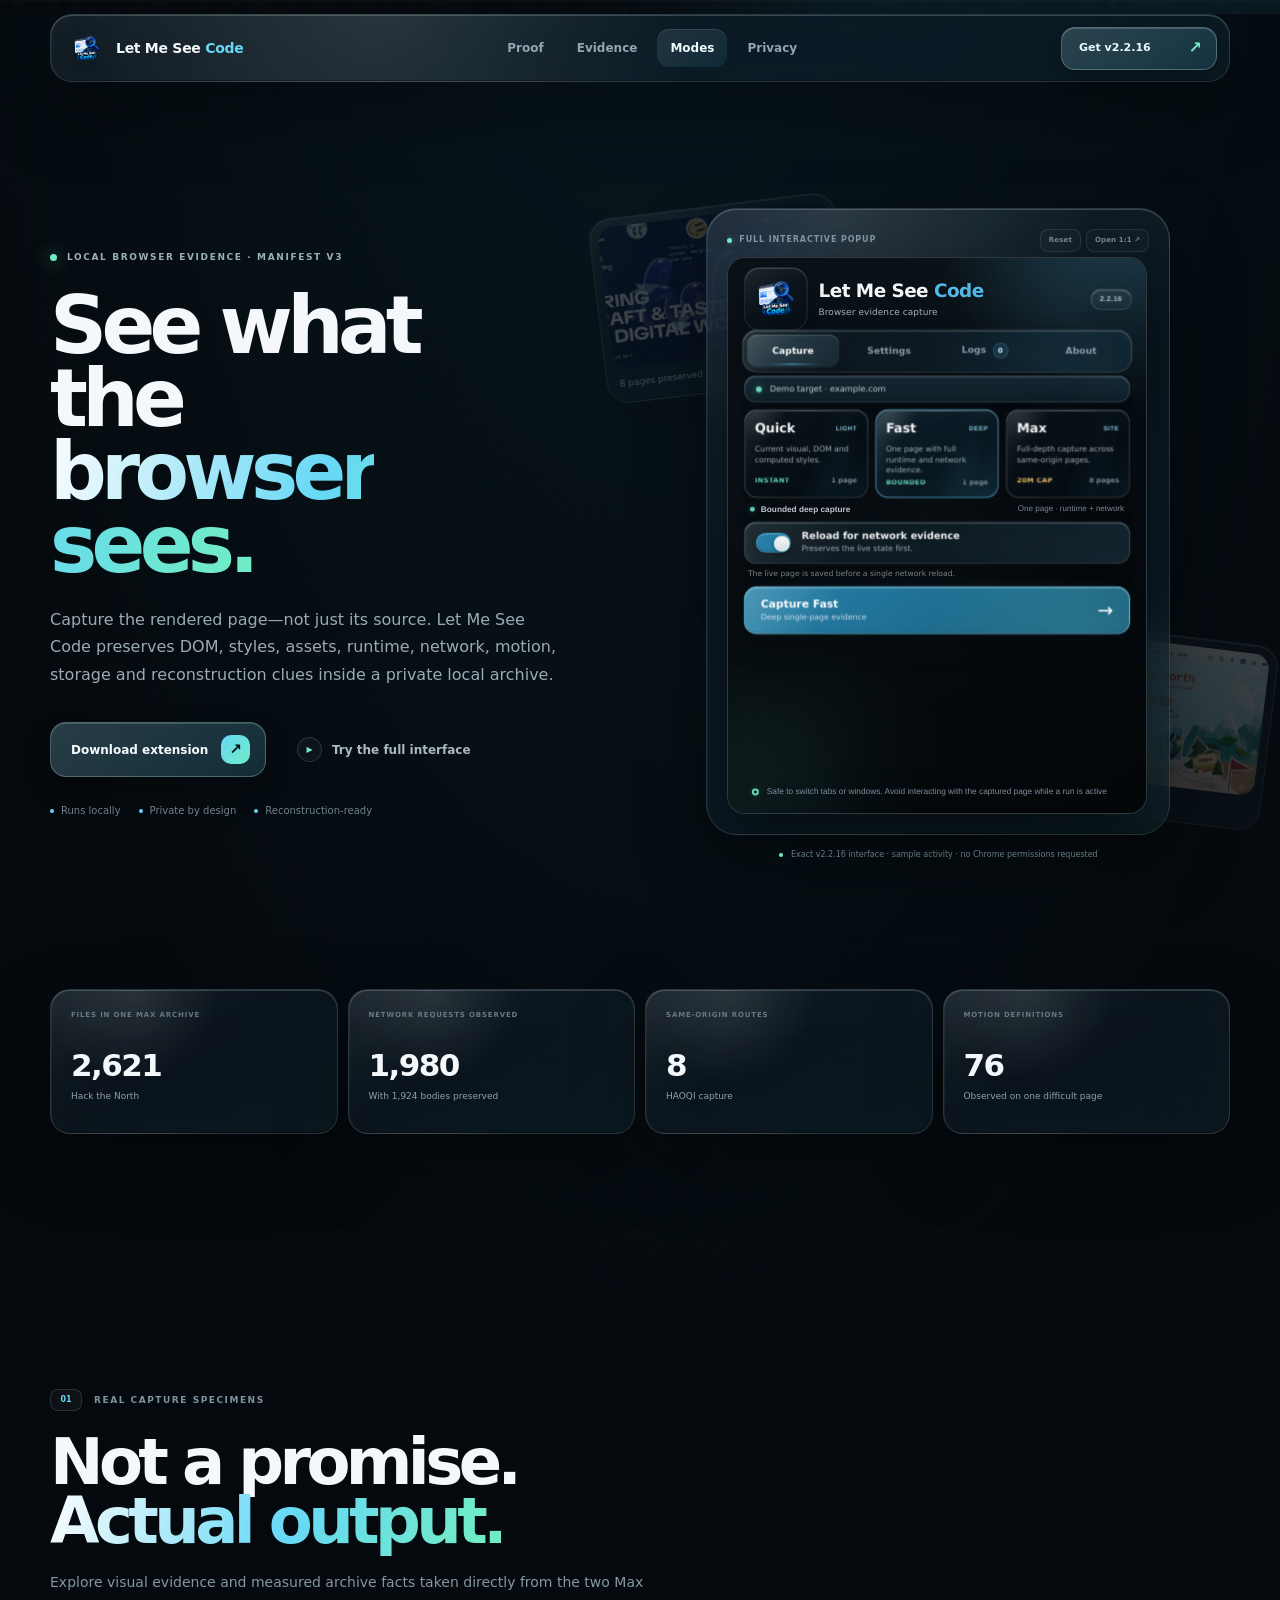
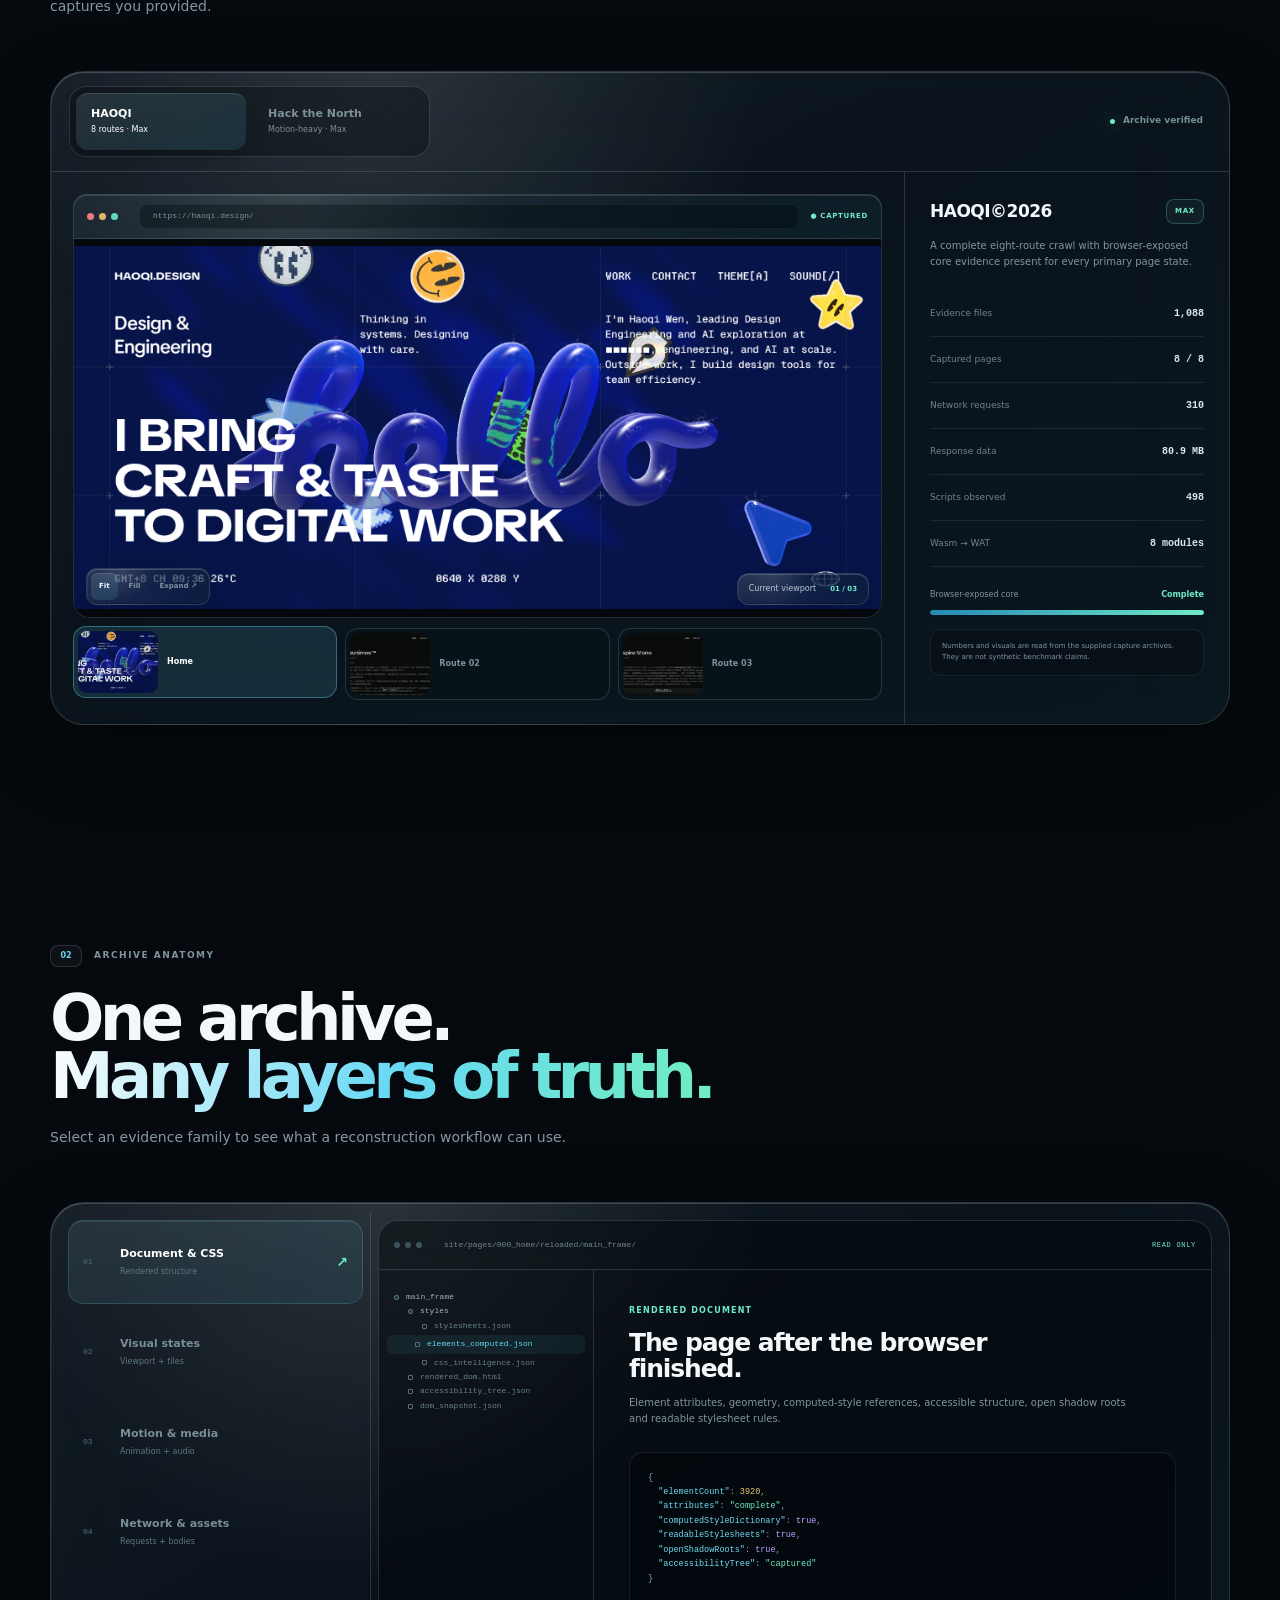
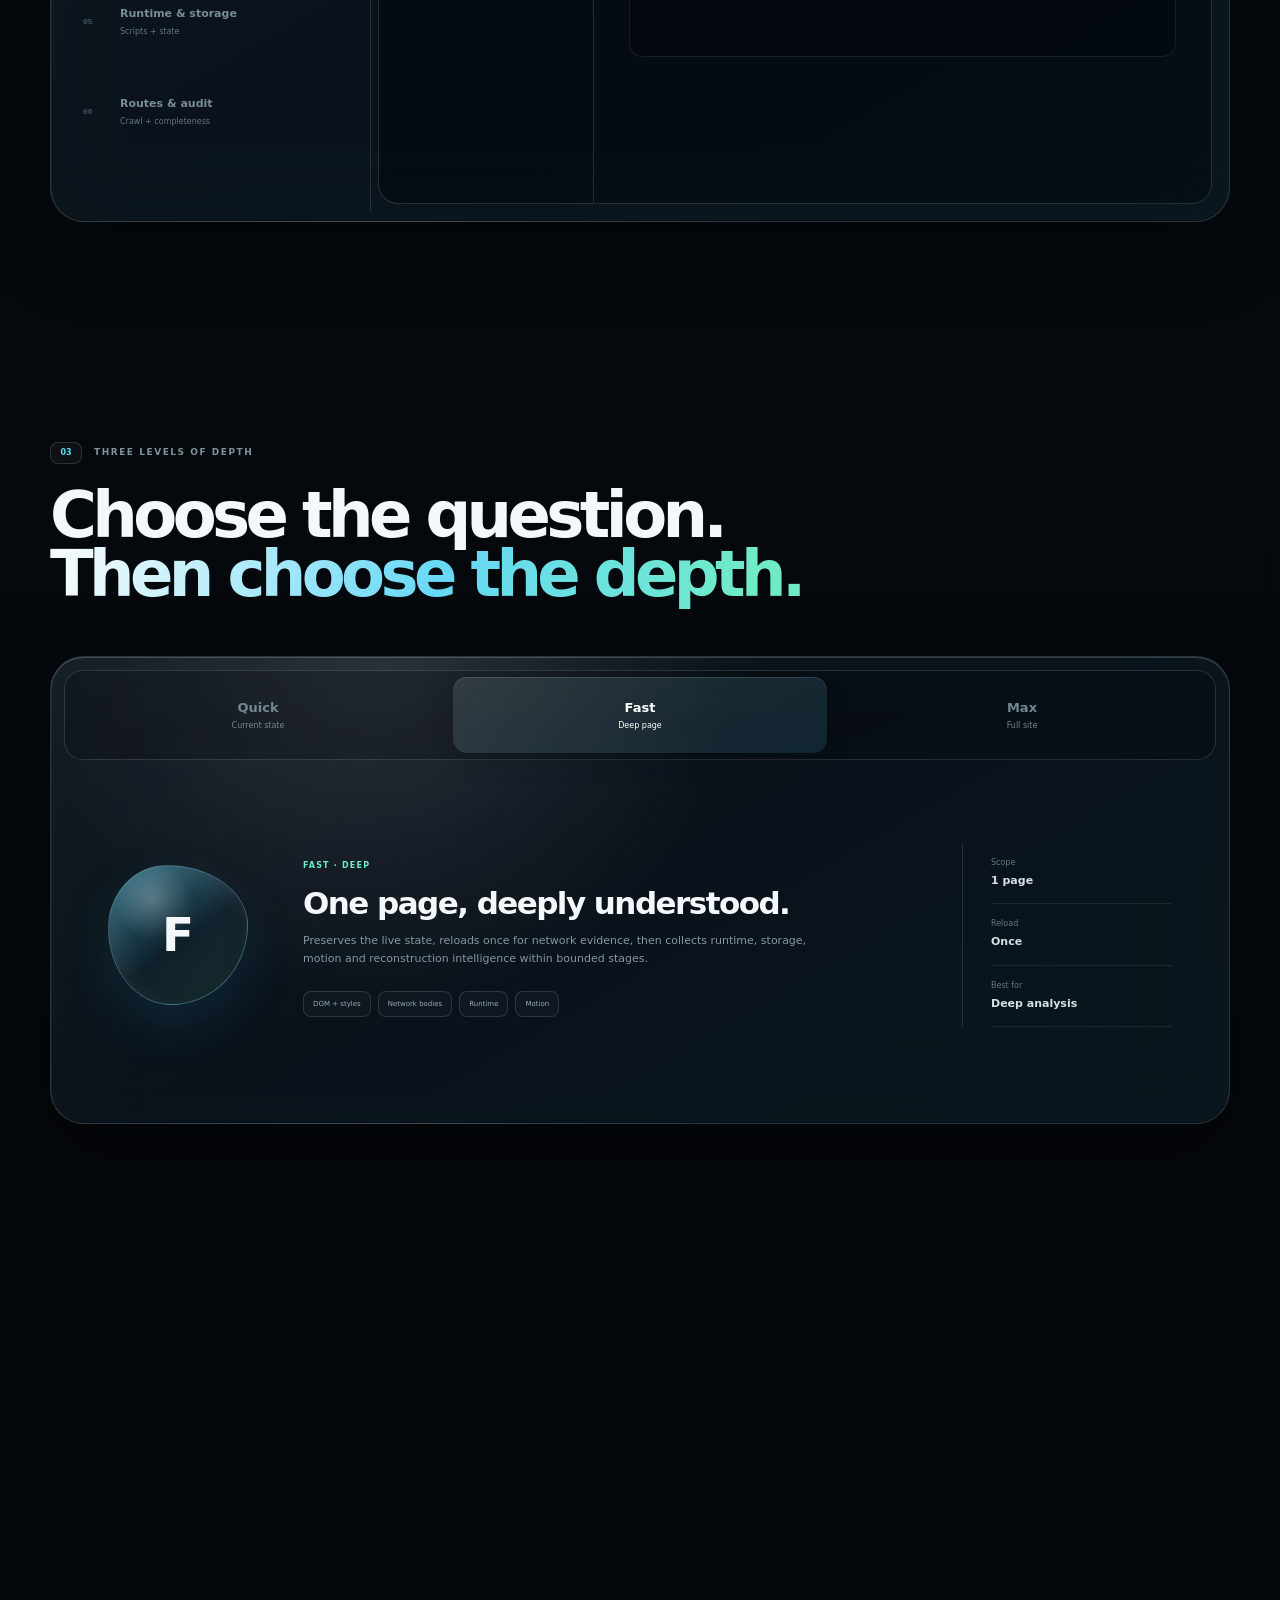
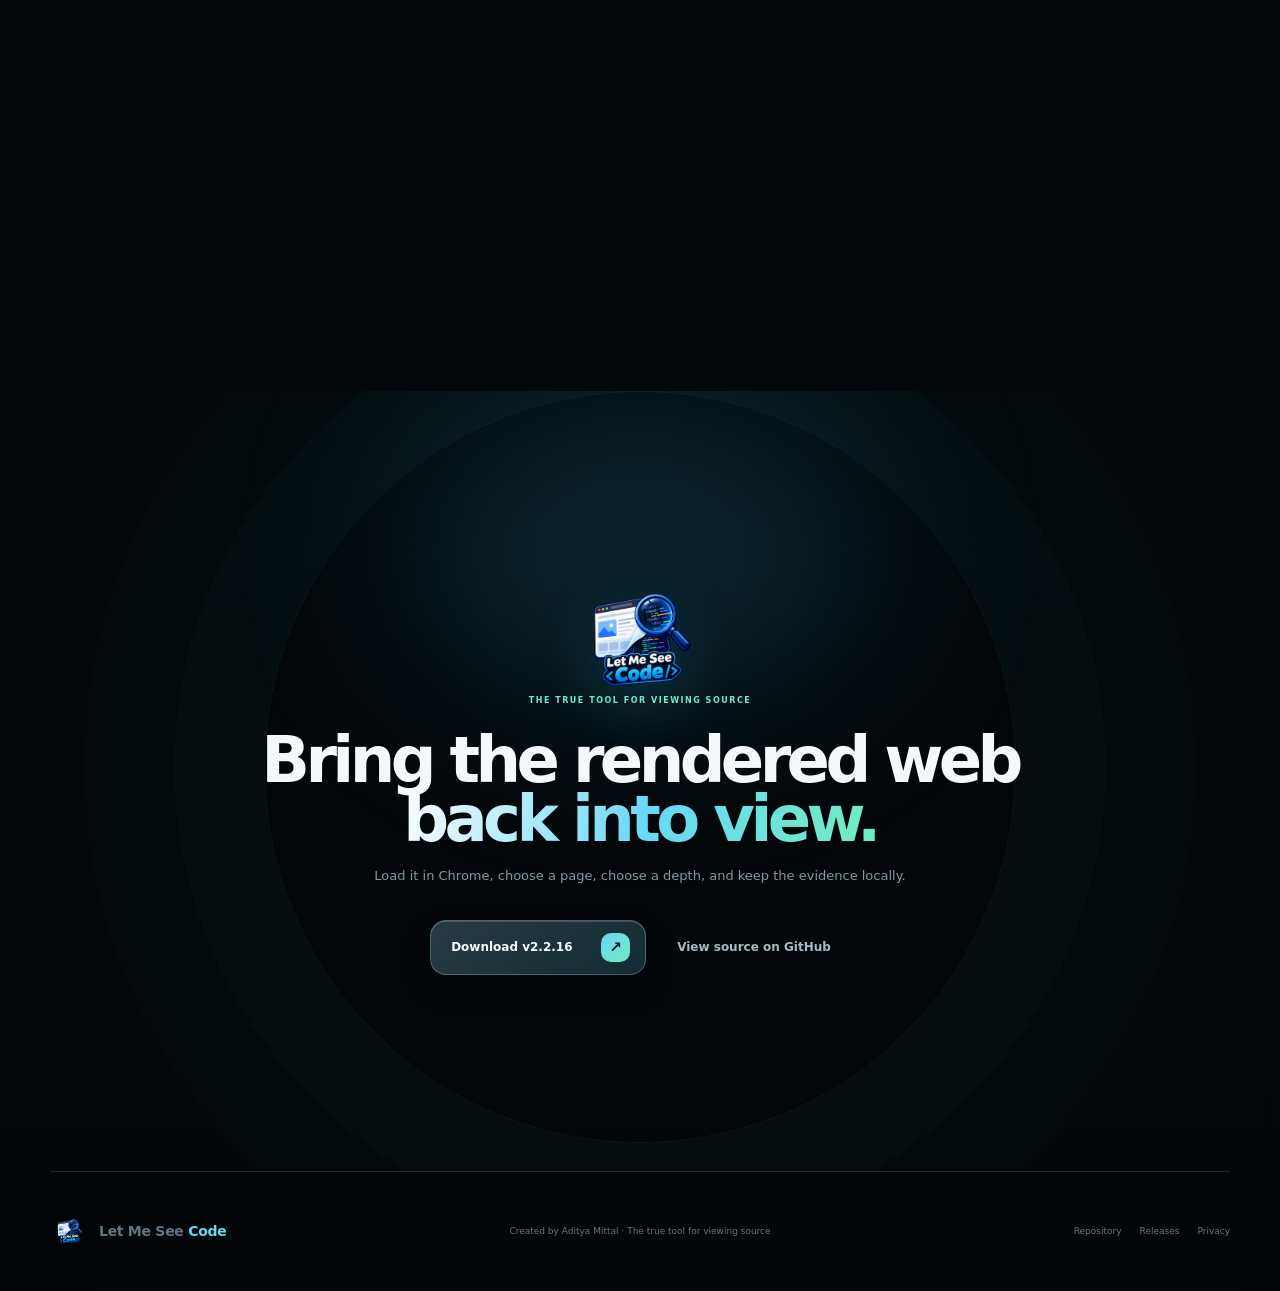
<file: docs/index.html>
<!doctype html>
<html lang="en">
  <head>
    <meta charset="utf-8">
    <meta name="viewport" content="width=device-width, initial-scale=1">
    <meta name="theme-color" content="#071018">
    <meta name="description" content="Let Me See Code captures browser-exposed evidence for detailed website reconstruction and analysis.">
    <meta property="og:title" content="Let Me See Code — See what the browser sees">
    <meta property="og:description" content="A local Chrome extension for deep, reconstruction-ready website evidence.">
    <meta property="og:image" content="https://codegodmanishere.github.io/Let-Me-See-Code/og.png">
    <meta property="og:type" content="website">
    <meta property="og:url" content="https://codegodmanishere.github.io/Let-Me-See-Code/">
    <meta name="twitter:card" content="summary_large_image">
    <title>Let Me See Code — See what the browser sees</title>
    <link rel="icon" href="assets/icon-128.png">
    <link rel="stylesheet" href="demo.css">
  </head>
  <body>
    <div class="atmosphere" aria-hidden="true">
      <div class="aurora aurora-a"></div>
      <div class="aurora aurora-b"></div>
      <div class="grid-plane"></div>
      <div class="grain"></div>
    </div>
    <div class="light-probe" id="lightProbe" aria-hidden="true"></div>
    <div class="scroll-progress" aria-hidden="true"><span id="scrollProgress"></span></div>

    <header class="site-header glass" id="top">
      <a class="site-brand" href="#top" aria-label="Let Me See Code home">
        <img src="assets/icon-128.png" alt="">
        <span>Let Me See <b>Code</b></span>
      </a>
      <nav aria-label="Main navigation">
        <a href="#proof" data-section-link="proof">Proof</a>
        <a href="#evidence" data-section-link="evidence">Evidence</a>
        <a href="#modes" data-section-link="modes">Modes</a>
        <a href="#privacy" data-section-link="privacy">Privacy</a>
      </nav>
      <a class="nav-download glass-button" href="https://github.com/CodeGodManIsHere/Let-Me-See-Code/releases/latest">Get v2.2.16 <span>↗</span></a>
    </header>

    <nav class="mobile-dock glass" aria-label="Mobile navigation">
      <a href="#proof" data-section-link="proof"><i>01</i><span>Proof</span></a>
      <a href="#evidence" data-section-link="evidence"><i>02</i><span>Evidence</span></a>
      <a href="#modes" data-section-link="modes"><i>03</i><span>Modes</span></a>
      <a href="#privacy" data-section-link="privacy"><i>04</i><span>Privacy</span></a>
    </nav>

    <main>
      <section class="hero section-shell" aria-labelledby="heroTitle">
        <div class="hero-copy reveal">
          <div class="eyebrow"><i></i><span>LOCAL BROWSER EVIDENCE · MANIFEST V3</span></div>
          <h1 id="heroTitle">See what the<br><em>browser sees.</em></h1>
          <p>Capture the rendered page—not just its source. Let Me See Code preserves DOM, styles, assets, runtime, network, motion, storage and reconstruction clues inside a private local archive.</p>
          <div class="hero-actions">
            <a class="primary-cta glass-button" href="https://github.com/CodeGodManIsHere/Let-Me-See-Code/releases/latest"><span>Download extension</span><b>↗</b></a>
            <a class="secondary-cta" href="#live-demo"><span class="play-dot">▶</span> Try the full interface</a>
          </div>
          <div class="hero-signals" aria-label="Product qualities">
            <span><i></i> Runs locally</span>
            <span><i></i> Private by design</span>
            <span><i></i> Reconstruction-ready</span>
          </div>
        </div>

        <div class="hero-product reveal" id="live-demo">
          <div class="capture-ghost ghost-haoqi glass" aria-hidden="true">
            <img src="assets/captures/haoqi-home.png" alt="">
            <span>8 pages preserved</span>
          </div>
          <div class="capture-ghost ghost-hack glass" aria-hidden="true">
            <img src="assets/captures/hackthenorth-home.png" alt="">
            <span>76 animations observed</span>
          </div>
          <div class="popup-halo" aria-hidden="true"></div>
          <div class="popup-card glass" data-tilt>
            <div class="popup-topline">
              <span><i></i> FULL INTERACTIVE POPUP</span>
              <div class="popup-tools"><button id="resetPopup" type="button">Reset</button><a href="popup-demo.html" target="_blank" rel="noreferrer">Open 1:1 ↗</a></div>
            </div>
            <div class="popup-viewport" id="popupViewport">
              <iframe id="popupDemo" src="popup-demo.html" title="Interactive Let Me See Code extension popup" loading="eager"></iframe>
            </div>
          </div>
          <p class="demo-boundary"><i></i> Exact v2.2.16 interface · sample activity · no Chrome permissions requested</p>
        </div>
      </section>

      <section class="proof-ribbon section-shell reveal" aria-label="Real capture statistics">
        <article class="glass stat-card"><span>FILES IN ONE MAX ARCHIVE</span><strong data-count="2621">2,621</strong><small>Hack the North</small></article>
        <article class="glass stat-card"><span>NETWORK REQUESTS OBSERVED</span><strong data-count="1980">1,980</strong><small>With 1,924 bodies preserved</small></article>
        <article class="glass stat-card"><span>SAME-ORIGIN ROUTES</span><strong data-count="8">8</strong><small>HAOQI capture</small></article>
        <article class="glass stat-card"><span>MOTION DEFINITIONS</span><strong data-count="76">76</strong><small>Observed on one difficult page</small></article>
      </section>

      <section class="capture-proof section-shell" id="proof" aria-labelledby="proofTitle">
        <div class="section-heading reveal">
          <div><span class="section-number">01</span><span class="eyebrow-text">REAL CAPTURE SPECIMENS</span></div>
          <h2 id="proofTitle">Not a promise.<br><em>Actual output.</em></h2>
          <p>Explore visual evidence and measured archive facts taken directly from the two Max captures you provided.</p>
        </div>

        <div class="capture-lab glass reveal">
          <div class="lab-toolbar">
            <div class="capture-tabs" role="tablist" aria-label="Captured websites">
              <button class="capture-tab active" type="button" role="tab" aria-selected="true" data-capture="haoqi"><span>HAOQI</span><small>8 routes · Max</small></button>
              <button class="capture-tab" type="button" role="tab" aria-selected="false" data-capture="hack"><span>Hack the North</span><small>Motion-heavy · Max</small></button>
            </div>
            <div class="archive-state"><i></i><span>Archive verified</span></div>
          </div>

          <div class="lab-body">
            <div class="visual-stage">
              <div class="browser-bar glass">
                <div><i></i><i></i><i></i></div>
                <span id="captureUrl">https://haoqi.design/</span>
                <b>● CAPTURED</b>
              </div>
              <div class="visual-window">
                <img id="captureImage" src="assets/captures/haoqi-home.png" alt="Captured viewport of HAOQI Design">
                <div class="scan-line" aria-hidden="true"></div>
                <div class="visual-badge glass"><span id="visualLabel">Current viewport</span><b id="visualIndex">01 / 03</b></div>
                <div class="visual-tools glass" aria-label="Visual display controls">
                  <button class="active" id="fitVisual" type="button" aria-pressed="true">Fit</button>
                  <button id="fillVisual" type="button" aria-pressed="false">Fill</button>
                  <button id="expandVisual" type="button">Expand ↗</button>
                </div>
              </div>
              <div class="frame-strip" id="frameStrip" aria-label="Captured visual states">
                <button class="frame-button active" type="button" data-frame="0"><img src="assets/captures/haoqi-home.png" alt=""><span>Home</span></button>
                <button class="frame-button" type="button" data-frame="1"><img src="assets/captures/haoqi-reunimos.png" alt=""><span>Route 02</span></button>
                <button class="frame-button" type="button" data-frame="2"><img src="assets/captures/haoqi-inspire.png" alt=""><span>Route 03</span></button>
              </div>
            </div>

            <aside class="capture-readout">
              <div class="readout-head"><span id="captureName">HAOQI©2026</span><b>MAX</b></div>
              <p id="captureDescription">A complete eight-route crawl with browser-exposed core evidence present for every primary page state.</p>
              <dl id="captureMetrics">
                <div><dt>Evidence files</dt><dd>1,088</dd></div>
                <div><dt>Captured pages</dt><dd>8 / 8</dd></div>
                <div><dt>Network requests</dt><dd>310</dd></div>
                <div><dt>Response data</dt><dd>80.9 MB</dd></div>
                <div><dt>Scripts observed</dt><dd>498</dd></div>
                <div><dt>Wasm → WAT</dt><dd>8 modules</dd></div>
              </dl>
              <div class="completeness-meter">
                <div><span>Browser-exposed core</span><b id="completenessValue">Complete</b></div>
                <div class="meter-track"><span id="completenessBar" style="width:100%"></span></div>
              </div>
              <p class="source-note">Numbers and visuals are read from the supplied capture archives. They are not synthetic benchmark claims.</p>
            </aside>
          </div>
        </div>
      </section>

      <section class="evidence-section section-shell" id="evidence" aria-labelledby="evidenceTitle">
        <div class="section-heading compact reveal">
          <div><span class="section-number">02</span><span class="eyebrow-text">ARCHIVE ANATOMY</span></div>
          <h2 id="evidenceTitle">One archive.<br><em>Many layers of truth.</em></h2>
          <p>Select an evidence family to see what a reconstruction workflow can use.</p>
        </div>

        <div class="evidence-explorer glass reveal">
          <div class="evidence-nav" role="tablist" aria-label="Evidence families">
            <button class="evidence-button active" type="button" role="tab" aria-selected="true" data-evidence="document"><i>01</i><span>Document & CSS<small>Rendered structure</small></span><b>↗</b></button>
            <button class="evidence-button" type="button" role="tab" aria-selected="false" data-evidence="visual"><i>02</i><span>Visual states<small>Viewport + tiles</small></span><b>↗</b></button>
            <button class="evidence-button" type="button" role="tab" aria-selected="false" data-evidence="motion"><i>03</i><span>Motion & media<small>Animation + audio</small></span><b>↗</b></button>
            <button class="evidence-button" type="button" role="tab" aria-selected="false" data-evidence="network"><i>04</i><span>Network & assets<small>Requests + bodies</small></span><b>↗</b></button>
            <button class="evidence-button" type="button" role="tab" aria-selected="false" data-evidence="runtime"><i>05</i><span>Runtime & storage<small>Scripts + state</small></span><b>↗</b></button>
            <button class="evidence-button" type="button" role="tab" aria-selected="false" data-evidence="routes"><i>06</i><span>Routes & audit<small>Crawl + completeness</small></span><b>↗</b></button>
          </div>
          <div class="evidence-display">
            <div class="display-topbar"><span><i></i><i></i><i></i></span><b id="evidencePath">site/pages/000_home/reloaded/main_frame/</b><small>READ ONLY</small></div>
            <div class="evidence-content">
              <div class="file-tree" id="fileTree"></div>
              <div class="data-preview">
                <div class="preview-kicker" id="previewKicker">RENDERED DOCUMENT</div>
                <h3 id="previewTitle">The page after the browser finished.</h3>
                <p id="previewDescription">Element attributes, geometry, computed-style references, accessible structure, open shadow roots and readable stylesheet rules.</p>
                <pre id="dataPreview" aria-label="Example evidence data"></pre>
              </div>
            </div>
          </div>
        </div>
      </section>

      <section class="modes-section section-shell" id="modes" aria-labelledby="modesTitle">
        <div class="section-heading compact reveal">
          <div><span class="section-number">03</span><span class="eyebrow-text">THREE LEVELS OF DEPTH</span></div>
          <h2 id="modesTitle">Choose the question.<br><em>Then choose the depth.</em></h2>
        </div>

        <div class="mode-composer glass reveal">
          <div class="mode-selector" role="tablist" aria-label="Capture modes">
            <button class="site-mode" type="button" role="tab" aria-selected="false" data-mode="quick"><span>Quick</span><small>Current state</small></button>
            <button class="site-mode active" type="button" role="tab" aria-selected="true" data-mode="fast"><span>Fast</span><small>Deep page</small></button>
            <button class="site-mode" type="button" role="tab" aria-selected="false" data-mode="max"><span>Max</span><small>Full site</small></button>
          </div>
          <div class="mode-detail">
            <div class="mode-orb" aria-hidden="true"><span id="modeGlyph">F</span></div>
            <div class="mode-copy">
              <span id="modeKicker">FAST · DEEP</span>
              <h3 id="modeTitle">One page, deeply understood.</h3>
              <p id="modeDescription">Preserves the live state, reloads once for network evidence, then collects runtime, storage, motion and reconstruction intelligence within bounded stages.</p>
              <div class="mode-tags" id="modeTags"><span>DOM + styles</span><span>Network bodies</span><span>Runtime</span><span>Motion</span></div>
            </div>
            <dl class="mode-facts" id="modeFacts"><div><dt>Scope</dt><dd>1 page</dd></div><div><dt>Reload</dt><dd>Once</dd></div><div><dt>Best for</dt><dd>Deep analysis</dd></div></dl>
          </div>
        </div>
      </section>

      <section class="privacy-section section-shell" id="privacy" aria-labelledby="privacyTitle">
        <div class="privacy-panel glass reveal">
          <div class="privacy-copy">
            <span class="section-number">04</span>
            <div class="privacy-icon" aria-hidden="true">⌁</div>
            <h2 id="privacyTitle">Deep capture.<br><em>Clear boundaries.</em></h2>
            <p>The archive stays on your device. Passwords, cookie values, authorization tokens, typed text, clipboard contents and secret request fields are excluded or redacted.</p>
            <a href="https://github.com/CodeGodManIsHere/Let-Me-See-Code/blob/main/PRIVACY.md">Read the privacy model <span>↗</span></a>
          </div>
          <div class="privacy-grid">
            <article><i>01</i><strong>Local archive</strong><p>Evidence is assembled and downloaded inside your browser.</p></article>
            <article><i>02</i><strong>Selected tab</strong><p>A run remains pinned to the tab chosen at the start.</p></article>
            <article><i>03</i><strong>Secret redaction</strong><p>Known credentials and private values are never intentionally retained.</p></article>
            <article><i>04</i><strong>Complete-page rule</strong><p>Max can stop early instead of exporting a corrupted partial page.</p></article>
          </div>
        </div>
      </section>

      <section class="final-cta section-shell reveal">
        <div class="cta-glow" aria-hidden="true"></div>
        <img src="assets/let-me-see-code.png" alt="Let Me See Code">
        <span>THE TRUE TOOL FOR VIEWING SOURCE</span>
        <h2>Bring the rendered web<br><em>back into view.</em></h2>
        <p>Load it in Chrome, choose a page, choose a depth, and keep the evidence locally.</p>
        <div class="hero-actions centered">
          <a class="primary-cta glass-button" href="https://github.com/CodeGodManIsHere/Let-Me-See-Code/releases/latest"><span>Download v2.2.16</span><b>↗</b></a>
          <a class="secondary-cta" href="https://github.com/CodeGodManIsHere/Let-Me-See-Code">View source on GitHub</a>
        </div>
      </section>
    </main>

    <dialog class="visual-dialog" id="visualDialog" aria-labelledby="dialogTitle">
      <div class="dialog-shell glass">
        <header>
          <div><span>CAPTURED VISUAL</span><h2 id="dialogTitle">HAOQI©2026 · Current viewport</h2></div>
          <button id="closeVisual" type="button" aria-label="Close expanded visual">×</button>
        </header>
        <div class="dialog-image-wrap"><img id="dialogImage" src="assets/captures/haoqi-home.png" alt="Expanded captured website visual"></div>
        <footer><button id="previousVisual" type="button">← Previous</button><span id="dialogCounter">01 / 03</span><button id="nextVisual" type="button">Next →</button></footer>
      </div>
    </dialog>

    <footer class="site-footer section-shell">
      <a class="site-brand" href="#top"><img src="assets/icon-128.png" alt=""><span>Let Me See <b>Code</b></span></a>
      <p>Created by Aditya Mittal · The true tool for viewing source</p>
      <div><a href="https://github.com/CodeGodManIsHere/Let-Me-See-Code">Repository</a><a href="https://github.com/CodeGodManIsHere/Let-Me-See-Code/releases">Releases</a><a href="https://github.com/CodeGodManIsHere/Let-Me-See-Code/blob/main/PRIVACY.md">Privacy</a></div>
    </footer>

    <script src="demo.js"></script>
  </body>
</html>
</file>
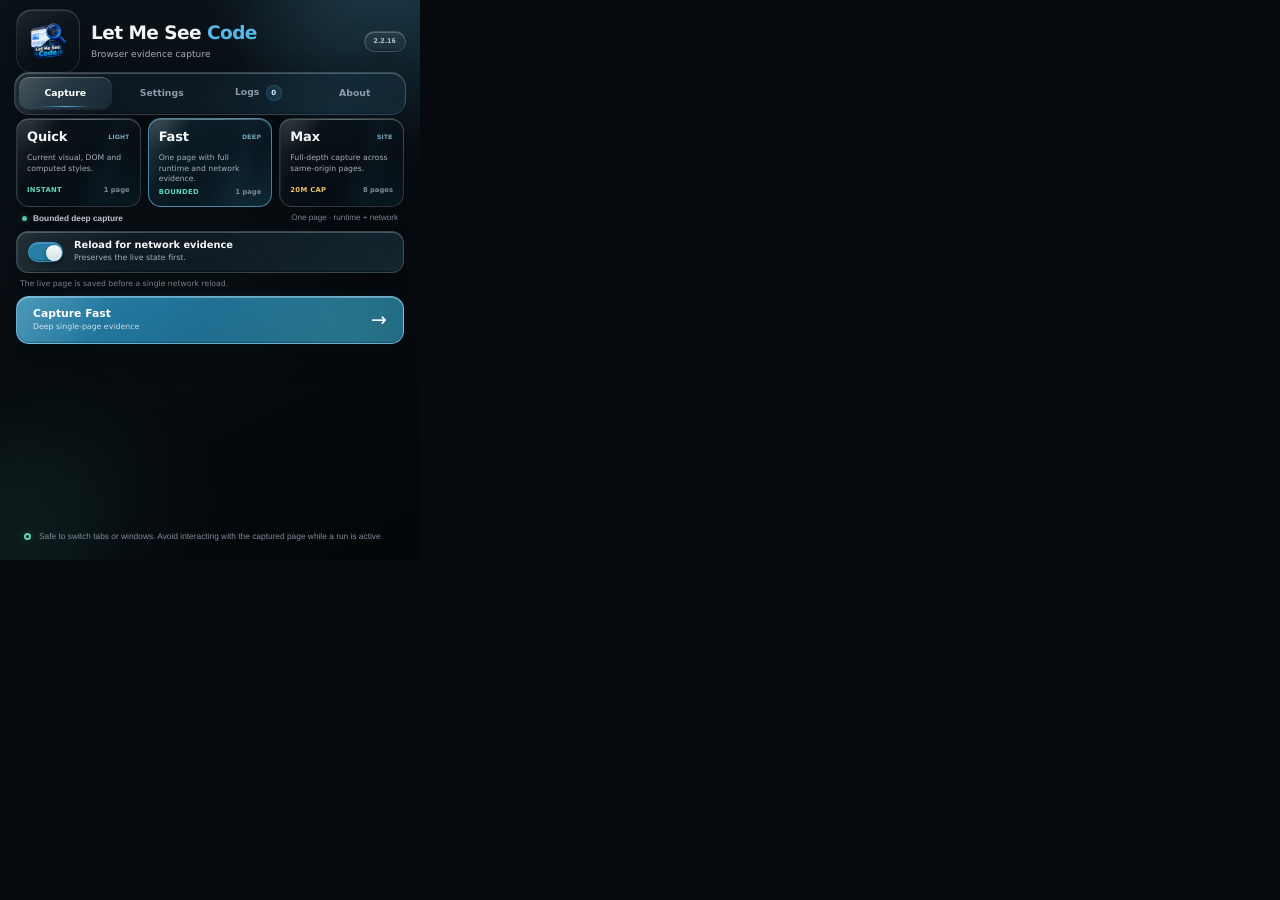
<file: popup.html>
<!doctype html>
<html lang="en">
  <head>
    <meta charset="utf-8">
    <meta name="viewport" content="width=device-width, initial-scale=1">
    <title>Let Me See Code</title>
    <link rel="stylesheet" href="popup.css">
  </head>
  <body>
    <main>
      <canvas id="particleCanvas" aria-hidden="true"></canvas>
      <header class="app-header">
        <div class="brand-lockup">
          <button class="logo-button logo-button-header" type="button" aria-label="Start the Let Me See Code pixel trail">
            <img class="brand-icon" src="assets/icon-128.png" alt="">
          </button>
          <div>
            <h1>Let Me See <span>Code</span></h1>
            <p>Browser evidence capture</p>
          </div>
        </div>
        <span class="version">2.2.16</span>
      </header>

      <nav class="tabs" aria-label="Extension sections">
        <button class="tab active" type="button" data-tab="capture">Capture</button>
        <button class="tab" type="button" data-tab="settings">Settings</button>
        <button class="tab" type="button" data-tab="logs">Logs <span id="logCount">0</span></button>
        <button class="tab" type="button" data-tab="about">About</button>
      </nav>

      <div class="panel-stage">
        <section class="tab-panel active" id="capturePanel">
          <div class="target-strip" id="targetStrip" hidden><i></i><span id="targetStatus"></span></div>

          <section class="mode-picker" aria-label="Capture mode">
            <label class="mode-card" data-mode="quick">
              <input type="radio" name="captureMode" value="quick">
              <span class="mode-heading"><strong>Quick</strong><i>LIGHT</i></span>
              <small>Current visual, DOM and computed styles.</small>
              <span class="mode-foot"><b>Instant</b><em>1 page</em></span>
            </label>
            <label class="mode-card selected" data-mode="max">
              <input type="radio" name="captureMode" value="max" checked>
              <span class="mode-heading"><strong>Fast</strong><i>DEEP</i></span>
              <small>One page with full runtime and network evidence.</small>
              <span class="mode-foot"><b>Bounded</b><em>1 page</em></span>
            </label>
            <label class="mode-card" data-mode="entire">
              <input type="radio" name="captureMode" value="entire">
              <span class="mode-heading"><strong>Max</strong><i>SITE</i></span>
              <small>Full-depth capture across same-origin pages.</small>
              <span class="mode-foot"><b id="maxRuntimeHint">20m cap</b><em id="maxPageHint">8 pages</em></span>
            </label>
          </section>

          <div class="mode-profile" aria-live="polite">
            <span><i aria-hidden="true"></i><b id="profileTone">Bounded deep capture</b></span>
            <small id="profileScope">One page · runtime + network</small>
          </div>

          <label class="inline-toggle" id="reloadRow">
            <input id="reloadForNetwork" type="checkbox" checked><i aria-hidden="true"></i>
            <span><strong>Reload for network evidence</strong><small>Preserves the live state first.</small></span>
          </label>

          <div class="mode-notice" id="reloadNotice">The live page is saved before a single network reload.</div>

          <div class="action-row">
            <button id="captureButton" class="primary-button" type="button">
              <span><b id="captureButtonTitle">Capture Fast</b><small id="captureButtonSub">Deep single-page evidence</small></span>
              <span class="button-arrow" aria-hidden="true">→</span>
            </button>
            <button id="pauseButton" class="pause-button" type="button" hidden><b aria-hidden="true">Ⅱ</b><span>Pause</span></button>
            <button id="cancelButton" class="cancel-button" type="button" hidden><span>Cancel</span><b>×</b></button>
          </div>

          <section class="progress-shell" id="progressShell" hidden aria-live="polite">
            <div class="progress-copy"><span id="statusText">Preparing…</span></div>
            <div class="progress-track"><span id="progressBar"></span></div>
            <div class="progress-meta"><span class="progress-facts"><b id="elapsedValue">0s elapsed</b><b id="pageValue" hidden></b></span><strong id="progressValue">0%</strong></div>
          </section>

          <div class="result" id="result" hidden></div>
          <div class="capture-guidance"><i aria-hidden="true"></i><span>Safe to switch tabs or windows. Avoid interacting with the captured page while a run is active</span></div>
        </section>

        <section class="tab-panel" id="settingsPanel" hidden>
          <div class="priority-settings">
            <label class="setting-tile priority-tile" for="maxRuntimeMinutes"><span>Max runtime<small>Max mode only</small></span><span class="select-wrap"><select id="maxRuntimeMinutes"><option value="10">10 min</option><option value="20" selected>20 min</option><option value="30">30 min</option><option value="60">60 min</option><option value="0">Unlimited</option></select></span></label>
            <label class="setting-tile priority-tile" for="maxPages"><span>Max pages<small>Same-origin crawl</small></span><span class="number-wrap"><input id="maxPages" type="number" min="2" max="50" value="8"><b>pages</b></span></label>
          </div>
          <div class="settings-grid">
            <label class="setting-tile" for="settleSeconds"><span>Dynamic wait<small>After network idle</small></span><span class="number-wrap"><input id="settleSeconds" type="number" min="0" max="30" value="5"><b>s</b></span></label>
            <label class="setting-tile" for="maxBodyMb"><span>Response body<small>Per response</small></span><span class="number-wrap"><input id="maxBodyMb" type="number" min="1" max="50" value="35"><b>MB</b></span></label>
            <label class="setting-tile" for="maxDeepNodes"><span>Deep nodes<small>CSS + listeners</small></span><span class="number-wrap"><input id="maxDeepNodes" type="number" min="100" max="10000" step="100" value="3500"><b>nodes</b></span></label>
            <label class="setting-tile" for="crawlDepth"><span>Link depth<small>Same-origin levels</small></span><span class="number-wrap"><input id="crawlDepth" type="number" min="1" max="4" value="2"><b>levels</b></span></label>
            <label class="setting-tile toggle-tile"><span>Query routes<small>Keep URL parameters</small></span><input id="includeQueryStrings" type="checkbox"><i aria-hidden="true"></i></label>
          </div>

          <div class="section-heading compact-heading"><div><h2>Activity history</h2><p>Stored only inside this extension.</p></div></div>
          <div class="settings-grid log-settings">
            <label class="setting-tile toggle-tile"><span>Save logs<small>Progress history</small></span><input id="activityLogEnabled" type="checkbox" checked><i aria-hidden="true"></i></label>
            <label class="setting-tile toggle-tile"><span>Timestamps<small>Local time</small></span><input id="activityLogTimestamps" type="checkbox" checked><i aria-hidden="true"></i></label>
            <label class="setting-tile toggle-tile"><span>Open failures<small>Show Logs tab</small></span><input id="activityLogAutoOpenErrors" type="checkbox" checked><i aria-hidden="true"></i></label>
            <div class="setting-tile retention-tile"><span>Retention<small>Complete newest runs</small></span><b class="retention-value">2 tasks</b></div>
          </div>
          <p class="safe-limit-note">Max may stop before either limit when another complete page cannot finish safely, preventing partial or corrupted page evidence</p>
        </section>

        <section class="tab-panel" id="logsPanel" hidden>
          <div class="log-list" id="logList"><div class="empty-log">No capture activity yet.</div></div>
          <div class="log-actions"><button type="button" id="copyLogs">Copy logs</button><button type="button" id="clearLogs" class="danger-button">Clear</button></div>
        </section>

        <section class="tab-panel" id="aboutPanel" hidden>
          <div class="about-hero">
            <button class="logo-button logo-button-about" type="button" aria-label="Start the Let Me See Code pixel trail">
              <img src="assets/let-me-see-code.png" alt="Let Me See Code logo">
            </button>
            <span class="about-kicker">LET ME SEE CODE · 2.2.16</span>
            <h2>See what the browser sees.</h2>
            <p>A local, browser-exposed evidence capture built for detailed reconstruction and analysis.</p>
          </div>
          <div class="about-card">
            <span>Created by</span><strong>Aditya Mittal</strong>
            <a href="https://github.com/CodeGodManIsHere" target="_blank" rel="noreferrer">github.com/CodeGodManIsHere <b>↗</b></a>
          </div>
          <p class="browser-note">Chrome displays its standard debugging banner while a capture is active. The banner may mention the browser, but this extension remains pinned to the tab selected at start.</p>
          <a class="star-repo" href="https://github.com/CodeGodManIsHere/Let-Me-See-Code" target="_blank" rel="noreferrer"><span aria-hidden="true">★</span> Liked the extension? Star the repo</a>
        </section>
      </div>
    </main>
    <script src="popup.js"></script>
  </body>
</html>
</file>
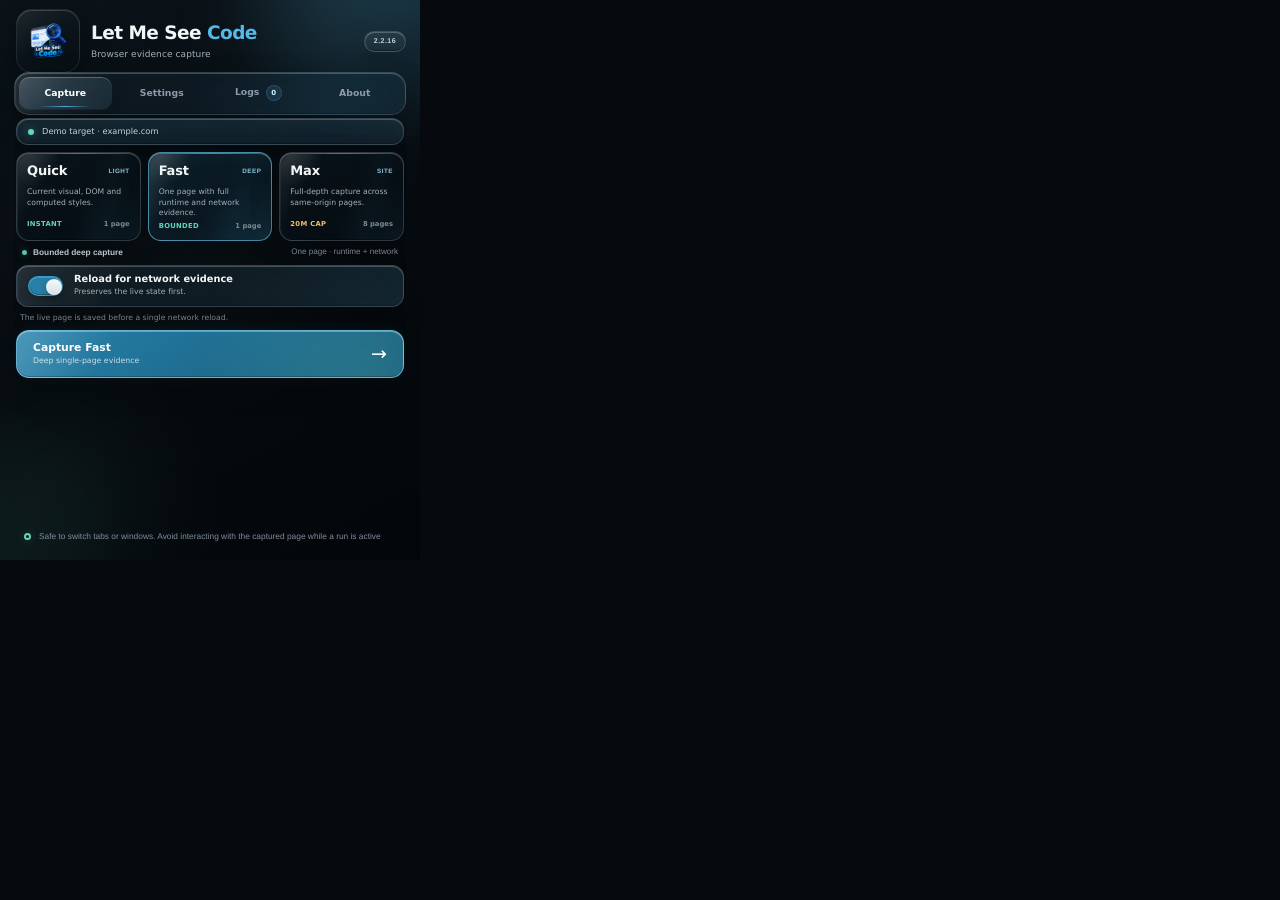
<file: docs/popup-demo.html>
<!doctype html>
<html lang="en">
  <head>
    <meta charset="utf-8">
    <meta name="viewport" content="width=device-width, initial-scale=1">
    <title>Let Me See Code</title>
    <link rel="stylesheet" href="popup-demo.css">
  </head>
  <body>
    <main>
      <canvas id="particleCanvas" aria-hidden="true"></canvas>
      <header class="app-header">
        <div class="brand-lockup">
          <button class="logo-button logo-button-header" type="button" aria-label="Start the Let Me See Code pixel trail">
            <img class="brand-icon" src="assets/icon-128.png" alt="">
          </button>
          <div>
            <h1>Let Me See <span>Code</span></h1>
            <p>Browser evidence capture</p>
          </div>
        </div>
        <span class="version">2.2.16</span>
      </header>

      <nav class="tabs" aria-label="Extension sections">
        <button class="tab active" type="button" data-tab="capture">Capture</button>
        <button class="tab" type="button" data-tab="settings">Settings</button>
        <button class="tab" type="button" data-tab="logs">Logs <span id="logCount">0</span></button>
        <button class="tab" type="button" data-tab="about">About</button>
      </nav>

      <div class="panel-stage">
        <section class="tab-panel active" id="capturePanel">
          <div class="target-strip" id="targetStrip" hidden><i></i><span id="targetStatus"></span></div>

          <section class="mode-picker" aria-label="Capture mode">
            <label class="mode-card" data-mode="quick">
              <input type="radio" name="captureMode" value="quick">
              <span class="mode-heading"><strong>Quick</strong><i>LIGHT</i></span>
              <small>Current visual, DOM and computed styles.</small>
              <span class="mode-foot"><b>Instant</b><em>1 page</em></span>
            </label>
            <label class="mode-card selected" data-mode="max">
              <input type="radio" name="captureMode" value="max" checked>
              <span class="mode-heading"><strong>Fast</strong><i>DEEP</i></span>
              <small>One page with full runtime and network evidence.</small>
              <span class="mode-foot"><b>Bounded</b><em>1 page</em></span>
            </label>
            <label class="mode-card" data-mode="entire">
              <input type="radio" name="captureMode" value="entire">
              <span class="mode-heading"><strong>Max</strong><i>SITE</i></span>
              <small>Full-depth capture across same-origin pages.</small>
              <span class="mode-foot"><b id="maxRuntimeHint">20m cap</b><em id="maxPageHint">8 pages</em></span>
            </label>
          </section>

          <div class="mode-profile" aria-live="polite">
            <span><i aria-hidden="true"></i><b id="profileTone">Bounded deep capture</b></span>
            <small id="profileScope">One page · runtime + network</small>
          </div>

          <label class="inline-toggle" id="reloadRow">
            <input id="reloadForNetwork" type="checkbox" checked><i aria-hidden="true"></i>
            <span><strong>Reload for network evidence</strong><small>Preserves the live state first.</small></span>
          </label>

          <div class="mode-notice" id="reloadNotice">The live page is saved before a single network reload.</div>

          <div class="action-row">
            <button id="captureButton" class="primary-button" type="button">
              <span><b id="captureButtonTitle">Capture Fast</b><small id="captureButtonSub">Deep single-page evidence</small></span>
              <span class="button-arrow" aria-hidden="true">→</span>
            </button>
            <button id="pauseButton" class="pause-button" type="button" hidden><b aria-hidden="true">Ⅱ</b><span>Pause</span></button>
            <button id="cancelButton" class="cancel-button" type="button" hidden><span>Cancel</span><b>×</b></button>
          </div>

          <section class="progress-shell" id="progressShell" hidden aria-live="polite">
            <div class="progress-copy"><span id="statusText">Preparing…</span></div>
            <div class="progress-track"><span id="progressBar"></span></div>
            <div class="progress-meta"><span class="progress-facts"><b id="elapsedValue">0s elapsed</b><b id="pageValue" hidden></b></span><strong id="progressValue">0%</strong></div>
          </section>

          <div class="result" id="result" hidden></div>
          <div class="capture-guidance"><i aria-hidden="true"></i><span>Safe to switch tabs or windows. Avoid interacting with the captured page while a run is active</span></div>
        </section>

        <section class="tab-panel" id="settingsPanel" hidden>
          <div class="priority-settings">
            <label class="setting-tile priority-tile" for="maxRuntimeMinutes"><span>Max runtime<small>Max mode only</small></span><span class="select-wrap"><select id="maxRuntimeMinutes"><option value="10">10 min</option><option value="20" selected>20 min</option><option value="30">30 min</option><option value="60">60 min</option><option value="0">Unlimited</option></select></span></label>
            <label class="setting-tile priority-tile" for="maxPages"><span>Max pages<small>Same-origin crawl</small></span><span class="number-wrap"><input id="maxPages" type="number" min="2" max="50" value="8"><b>pages</b></span></label>
          </div>
          <div class="settings-grid">
            <label class="setting-tile" for="settleSeconds"><span>Dynamic wait<small>After network idle</small></span><span class="number-wrap"><input id="settleSeconds" type="number" min="0" max="30" value="5"><b>s</b></span></label>
            <label class="setting-tile" for="maxBodyMb"><span>Response body<small>Per response</small></span><span class="number-wrap"><input id="maxBodyMb" type="number" min="1" max="50" value="35"><b>MB</b></span></label>
            <label class="setting-tile" for="maxDeepNodes"><span>Deep nodes<small>CSS + listeners</small></span><span class="number-wrap"><input id="maxDeepNodes" type="number" min="100" max="10000" step="100" value="3500"><b>nodes</b></span></label>
            <label class="setting-tile" for="crawlDepth"><span>Link depth<small>Same-origin levels</small></span><span class="number-wrap"><input id="crawlDepth" type="number" min="1" max="4" value="2"><b>levels</b></span></label>
            <label class="setting-tile toggle-tile"><span>Query routes<small>Keep URL parameters</small></span><input id="includeQueryStrings" type="checkbox"><i aria-hidden="true"></i></label>
          </div>

          <div class="section-heading compact-heading"><div><h2>Activity history</h2><p>Stored only inside this extension.</p></div></div>
          <div class="settings-grid log-settings">
            <label class="setting-tile toggle-tile"><span>Save logs<small>Progress history</small></span><input id="activityLogEnabled" type="checkbox" checked><i aria-hidden="true"></i></label>
            <label class="setting-tile toggle-tile"><span>Timestamps<small>Local time</small></span><input id="activityLogTimestamps" type="checkbox" checked><i aria-hidden="true"></i></label>
            <label class="setting-tile toggle-tile"><span>Open failures<small>Show Logs tab</small></span><input id="activityLogAutoOpenErrors" type="checkbox" checked><i aria-hidden="true"></i></label>
            <div class="setting-tile retention-tile"><span>Retention<small>Complete newest runs</small></span><b class="retention-value">2 tasks</b></div>
          </div>
          <p class="safe-limit-note">Max may stop before either limit when another complete page cannot finish safely, preventing partial or corrupted page evidence</p>
        </section>

        <section class="tab-panel" id="logsPanel" hidden>
          <div class="log-list" id="logList"><div class="empty-log">No capture activity yet.</div></div>
          <div class="log-actions"><button type="button" id="copyLogs">Copy logs</button><button type="button" id="clearLogs" class="danger-button">Clear</button></div>
        </section>

        <section class="tab-panel" id="aboutPanel" hidden>
          <div class="about-hero">
            <button class="logo-button logo-button-about" type="button" aria-label="Start the Let Me See Code pixel trail">
              <img src="assets/let-me-see-code.png" alt="Let Me See Code logo">
            </button>
            <span class="about-kicker">LET ME SEE CODE · 2.2.16</span>
            <h2>See what the browser sees.</h2>
            <p>A local, browser-exposed evidence capture built for detailed reconstruction and analysis.</p>
          </div>
          <div class="about-card">
            <span>Created by</span><strong>Aditya Mittal</strong>
            <a href="https://github.com/CodeGodManIsHere" target="_blank" rel="noreferrer">github.com/CodeGodManIsHere <b>↗</b></a>
          </div>
          <p class="browser-note">Chrome displays its standard debugging banner while a capture is active. The banner may mention the browser, but this extension remains pinned to the tab selected at start.</p>
          <a class="star-repo" href="https://github.com/CodeGodManIsHere/Let-Me-See-Code" target="_blank" rel="noreferrer"><span aria-hidden="true">★</span> Liked the extension? Star the repo</a>
        </section>
      </div>
    </main>
    <script src="popup-demo.js"></script>
  </body>
</html>
</file>
<file: docs/demo.css>
:root {
  color-scheme: dark;
  --bg: #05090d;
  --bg-blue: #07151d;
  --text: #f4f8fa;
  --muted: #9aabb5;
  --quiet: #6d808b;
  --cyan: #67d8f5;
  --mint: #70ebc7;
  --blue: #2688b6;
  --line: rgba(222, 246, 255, .14);
  --line-bright: rgba(222, 246, 255, .25);
  --glass-fill: rgba(15, 31, 40, .48);
  --glass-raised: rgba(24, 46, 57, .56);
  --glass-shadow: inset 0 1px 0 rgba(244, 252, 255, .19), inset 1px 0 0 rgba(224, 246, 255, .05), inset 0 -1px 0 rgba(0, 0, 0, .3), 0 26px 70px rgba(0, 0, 0, .34);
  --radius-xl: 34px;
  --radius-lg: 24px;
  --radius-md: 17px;
  --mouse-x: 50%;
  --mouse-y: 30%;
}

* { box-sizing: border-box; }
html { overflow-x: clip; scroll-behavior: smooth; background: var(--bg); }
body {
  min-width: 300px;
  margin: 0;
  overflow-x: clip;
  color: var(--text);
  background:
    radial-gradient(ellipse 90% 52% at 52% -12%, rgba(30, 140, 179, .13), transparent 69%),
    linear-gradient(180deg, #050a0e, #05090d 55%, #030608);
  font: 14px/1.5 -apple-system, BlinkMacSystemFont, "SF Pro Display", "Segoe UI", system-ui, sans-serif;
  -webkit-font-smoothing: antialiased;
}
body::selection { color: #001015; background: var(--mint); }
a { color: inherit; text-decoration: none; }
button, input, select { font: inherit; }
button { color: inherit; }
img { display: block; max-width: 100%; }
[hidden] { display: none !important; }
.light-probe { position: fixed; z-index: 0; width: 420px; height: 420px; margin: -210px 0 0 -210px; border-radius: 50%; pointer-events: none; opacity: .32; background: radial-gradient(circle, rgba(103,216,245,.12), rgba(112,235,199,.045) 34%, transparent 70%); filter: blur(18px); mix-blend-mode: screen; transform: translate3d(-500px,-500px,0); transition: opacity .25s; }

main,
.site-footer { position: relative; z-index: 1; }

.atmosphere { position: fixed; inset: 0; z-index: -2; overflow: hidden; pointer-events: none; }
.aurora { position: absolute; border-radius: 50%; filter: blur(90px); opacity: .32; animation: breathe 12s ease-in-out infinite alternate; }
.aurora-a { width: 52vw; height: 42vw; top: -25vw; right: -7vw; background: rgba(45, 167, 209, .35); }
.aurora-b { width: 46vw; height: 46vw; left: -29vw; top: 35vh; background: rgba(74, 222, 190, .14); animation-delay: -5s; }
.grid-plane { position: absolute; inset: 0; opacity: .17; background-image: linear-gradient(rgba(109, 209, 236, .12) 1px, transparent 1px), linear-gradient(90deg, rgba(109, 209, 236, .12) 1px, transparent 1px); background-size: 78px 78px; mask-image: radial-gradient(ellipse 80% 55% at 50% 12%, #000, transparent 83%); }
.grain { position: absolute; inset: -30%; opacity: .028; background-image: url("data:image/svg+xml,%3Csvg viewBox='0 0 180 180' xmlns='http://www.w3.org/2000/svg'%3E%3Cfilter id='n'%3E%3CfeTurbulence type='fractalNoise' baseFrequency='.82' numOctaves='4' stitchTiles='stitch'/%3E%3C/filter%3E%3Crect width='100%25' height='100%25' filter='url(%23n)'/%3E%3C/svg%3E"); animation: grain 1s steps(2) infinite; }
@keyframes breathe { to { transform: translate3d(3vw, 4vh, 0) scale(1.12); opacity: .45; } }
@keyframes grain { 0% { transform: translate(0); } 25% { transform: translate(2%, -2%); } 50% { transform: translate(-2%, 1%); } 75% { transform: translate(1%, 2%); } }

.scroll-progress { position: fixed; top: 0; right: 0; left: 0; z-index: 100; height: 2px; background: rgba(255,255,255,.02); }
.scroll-progress span { display: block; width: 0; height: 100%; background: linear-gradient(90deg, var(--cyan), var(--mint)); box-shadow: 0 0 16px rgba(103, 216, 245, .8); }
.section-shell { width: min(1180px, calc(100% - 42px)); margin-inline: auto; }

.glass {
  position: relative;
  border: 1px solid var(--line);
  background:
    radial-gradient(circle at var(--glass-x, 28%) var(--glass-y, 0%), rgba(244, 252, 255, .11), transparent 36%),
    linear-gradient(150deg, rgba(226, 247, 255, .055), rgba(226, 247, 255, .012) 43%, rgba(68, 170, 202, .035)),
    var(--glass-fill);
  box-shadow: var(--glass-shadow);
  -webkit-backdrop-filter: blur(34px) saturate(160%) contrast(105%);
  backdrop-filter: blur(34px) saturate(160%) contrast(105%);
}
.glass::after { content: ""; position: absolute; inset: 0; z-index: 10; border-radius: inherit; pointer-events: none; background: radial-gradient(circle 190px at var(--glass-x, -20%) var(--glass-y, -20%), rgba(255,255,255,.075), transparent 68%); mix-blend-mode: screen; }
.glass-button { border: 1px solid var(--line-bright); background: linear-gradient(145deg, rgba(214, 246, 255, .14), rgba(62, 151, 181, .11)), rgba(20, 48, 59, .56); box-shadow: inset 0 1px rgba(255,255,255,.17), 0 12px 28px rgba(0,0,0,.24); -webkit-backdrop-filter: blur(24px) saturate(160%); backdrop-filter: blur(24px) saturate(160%); }

.site-header { position: sticky; top: 14px; z-index: 50; width: min(1180px, calc(100% - 34px)); height: 68px; margin: 14px auto 0; padding: 0 12px 0 16px; display: flex; align-items: center; justify-content: space-between; border-radius: 22px; }
.site-brand { display: inline-flex; align-items: center; gap: 10px; min-width: 176px; font-size: 14px; font-weight: 760; letter-spacing: -.02em; }
.site-brand img { width: 39px; height: 39px; object-fit: contain; filter: drop-shadow(0 8px 12px rgba(0,0,0,.3)); }
.site-brand b { color: var(--cyan); }
.site-header nav { display: flex; align-items: center; gap: 7px; }
.site-header nav a { padding: 10px 13px; border-radius: 12px; color: #93a6b0; font-size: 12px; font-weight: 650; transition: .2s ease; }
.site-header nav a:hover { color: white; background: rgba(255,255,255,.06); }
.site-header nav a.active { color: #effcff; background: linear-gradient(145deg, rgba(220,247,255,.11), rgba(65,154,184,.12)); box-shadow: inset 0 1px rgba(255,255,255,.1); }
.nav-download { min-width: 156px; height: 43px; display: flex; align-items: center; justify-content: space-between; gap: 14px; padding: 0 14px 0 17px; border-radius: 14px; color: #e9faff; font-size: 11px; font-weight: 760; }
.nav-download span { color: var(--mint); font-size: 16px; }
.mobile-dock { display: none; }

.hero { min-height: calc(100vh - 96px); padding: 88px 0 90px; display: grid; grid-template-columns: minmax(0, .93fr) minmax(490px, 1.07fr); align-items: center; gap: clamp(52px, 7vw, 105px); }
.hero-copy { position: relative; z-index: 2; }
.eyebrow { display: flex; align-items: center; gap: 10px; color: #9bb0ba; font-size: 9px; font-weight: 800; letter-spacing: .18em; }
.eyebrow i, .demo-boundary i, .archive-state i { width: 7px; height: 7px; border-radius: 50%; background: var(--mint); box-shadow: 0 0 18px rgba(112,235,199,.8); }
.hero h1, .section-heading h2, .privacy-copy h2, .final-cta h2 { margin: 24px 0 25px; font-size: clamp(56px, 6.2vw, 88px); line-height: .92; letter-spacing: -.072em; font-weight: 760; }
.hero h1 em, .section-heading h2 em, .privacy-copy h2 em, .final-cta h2 em { color: transparent; background: linear-gradient(105deg, #f4fbfd 3%, #67d8f5 52%, #70ebc7 93%); -webkit-background-clip: text; background-clip: text; font-style: normal; }
.hero-copy > p { max-width: 590px; margin: 0; color: var(--muted); font-size: 16px; line-height: 1.72; }
.hero-actions { margin-top: 34px; display: flex; align-items: center; gap: 12px; }
.primary-cta { min-width: 216px; height: 55px; padding: 0 15px 0 20px; display: flex; align-items: center; justify-content: space-between; border-radius: 16px; color: #f5fcff; font-size: 12px; font-weight: 780; transition: transform .2s ease, border-color .2s ease; }
.primary-cta:hover { transform: translateY(-2px); border-color: rgba(112,235,199,.48); }
.primary-cta b { width: 29px; height: 29px; display: grid; place-items: center; border-radius: 10px; color: #031114; background: linear-gradient(135deg, var(--cyan), var(--mint)); font-size: 15px; }
.secondary-cta { height: 55px; padding: 0 19px; display: inline-flex; align-items: center; gap: 10px; color: #aab9c1; font-size: 12px; font-weight: 680; transition: color .2s; }
.secondary-cta:hover { color: white; }
.play-dot { width: 25px; height: 25px; display: grid; place-items: center; border: 1px solid var(--line); border-radius: 50%; color: var(--mint); background: rgba(255,255,255,.035); font-size: 8px; }
.hero-signals { margin-top: 26px; display: flex; flex-wrap: wrap; gap: 18px; color: #70838d; font-size: 10px; }
.hero-signals span { display: flex; align-items: center; gap: 7px; }
.hero-signals i { width: 4px; height: 4px; border-radius: 50%; background: var(--cyan); }

.hero-product { position: relative; min-width: 0; padding-block: 38px; display: grid; justify-items: center; perspective: 1200px; }
.popup-halo { position: absolute; width: 430px; height: 430px; top: 50%; left: 50%; transform: translate(-50%,-50%); border-radius: 50%; background: radial-gradient(circle, rgba(55, 178, 218, .22), rgba(50, 125, 160, .05) 52%, transparent 72%); filter: blur(36px); }
.popup-card { z-index: 3; width: 464px; max-width: 100%; min-width: 0; padding: 14px 20px 20px; border-radius: 31px; transform-style: preserve-3d; transition: transform .18s ease; }
.popup-topline { min-width: 0; height: 34px; overflow: hidden; display: flex; align-items: center; justify-content: space-between; gap: 8px; color: #8297a2; font-size: 8px; font-weight: 760; letter-spacing: .11em; }
.popup-topline span { min-width: 0; overflow: hidden; display: flex; align-items: center; gap: 7px; text-overflow: ellipsis; white-space: nowrap; }
.popup-topline i { width: 5px; height: 5px; border-radius: 50%; background: var(--mint); box-shadow: 0 0 10px rgba(112,235,199,.7); }
.popup-tools { flex: 0 0 auto; display: flex; align-items: center; gap: 5px; }
.popup-tools button, .popup-tools a { height: 23px; padding: 0 8px; display: inline-flex; align-items: center; border: 1px solid rgba(222,246,255,.1); border-radius: 8px; color: #738994; background: rgba(255,255,255,.025); font-size: 7px; font-weight: 700; letter-spacing: .02em; cursor: pointer; }
.popup-tools button:hover, .popup-tools a:hover { color: white; border-color: rgba(103,216,245,.3); background: rgba(103,216,245,.07); }
.popup-viewport { position: relative; width: 420px; max-width: 100%; height: 560px; overflow: hidden; border: 1px solid rgba(222,246,255,.2); border-radius: 18px; background: #060a0e; box-shadow: 0 25px 50px rgba(0,0,0,.38), inset 0 1px rgba(255,255,255,.1); }
.popup-viewport iframe { position: absolute; top: 0; left: 0; width: 420px; height: 560px; border: 0; transform: scale(var(--popup-scale, 1)); transform-origin: top left; }
.demo-boundary { z-index: 4; margin: 14px 0 0; display: flex; align-items: center; gap: 8px; color: #657984; font-size: 8px; }
.demo-boundary i { width: 4px; height: 4px; }
.capture-ghost { position: absolute; z-index: 1; width: 248px; padding: 8px; border-radius: 22px; opacity: .34; overflow: hidden; transition: opacity .3s, transform .3s; }
.capture-ghost img { width: 100%; height: 142px; object-fit: cover; border-radius: 15px; filter: saturate(.7) brightness(.65); }
.capture-ghost span { display: block; padding: 9px 4px 3px; color: #b4c4cb; font-size: 9px; }
.ghost-haoqi { top: 35px; left: -50px; transform: rotate(-7deg); }
.ghost-hack { right: -40px; bottom: 82px; transform: rotate(7deg); }
.hero-product:hover .capture-ghost { opacity: .55; }
.hero-product:hover .ghost-haoqi { transform: translateX(-8px) rotate(-9deg); }
.hero-product:hover .ghost-hack { transform: translateX(8px) rotate(9deg); }

.proof-ribbon { display: grid; grid-template-columns: repeat(4, 1fr); gap: 10px; padding-bottom: 145px; }
.stat-card { min-height: 145px; padding: 20px; border-radius: 20px; overflow: hidden; }
.stat-card span { display: block; min-height: 28px; color: #657984; font-size: 7px; font-weight: 800; letter-spacing: .12em; }
.stat-card strong { display: block; margin: 12px 0 3px; font-size: 31px; line-height: 1; letter-spacing: -.05em; }
.stat-card small { color: #8ea1aa; font-size: 9px; }

.capture-proof, .evidence-section, .modes-section, .privacy-section { padding: 110px 0; scroll-margin-top: 90px; }
.section-heading { max-width: 760px; margin-bottom: 52px; }
.section-heading > div { display: flex; align-items: center; gap: 12px; }
.section-number { display: inline-grid; min-width: 32px; height: 22px; padding: 0 8px; place-items: center; border: 1px solid var(--line); border-radius: 8px; color: var(--cyan); background: rgba(255,255,255,.035); font-size: 8px; font-weight: 800; }
.eyebrow-text { color: #7f939e; font-size: 9px; font-weight: 800; letter-spacing: .17em; }
.section-heading h2, .privacy-copy h2, .final-cta h2 { margin: 22px 0 20px; font-size: clamp(45px, 5vw, 70px); }
.section-heading p { max-width: 620px; margin: 0; color: #8598a2; font-size: 14px; line-height: 1.7; }
.section-heading.compact { max-width: 820px; }

.capture-lab { border-radius: var(--radius-xl); overflow: hidden; }
.lab-toolbar { min-height: 94px; padding: 14px 18px; display: flex; align-items: center; justify-content: space-between; border-bottom: 1px solid var(--line); }
.capture-tabs { display: flex; align-items: center; gap: 7px; padding: 6px; border: 1px solid var(--line); border-radius: 17px; background: rgba(3,10,14,.35); }
.capture-tab { min-width: 170px; height: 57px; padding: 0 15px; display: grid; align-content: center; gap: 2px; text-align: left; border: 0; border-radius: 12px; color: #7c909a; background: transparent; cursor: pointer; transition: .2s; }
.capture-tab span { font-size: 11px; font-weight: 760; }
.capture-tab small { font-size: 8px; }
.capture-tab.active { color: white; background: linear-gradient(150deg, rgba(196,241,255,.12), rgba(54,141,173,.18)); box-shadow: inset 0 1px rgba(255,255,255,.13), 0 8px 20px rgba(0,0,0,.2); }
.archive-state { display: flex; align-items: center; gap: 8px; padding-right: 8px; color: #75908f; font-size: 9px; font-weight: 650; }
.archive-state i { width: 5px; height: 5px; }
.lab-body { display: grid; grid-template-columns: minmax(0, 1.45fr) minmax(300px, .55fr); }
.visual-stage { min-width: 0; padding: 22px; border-right: 1px solid var(--line); }
.browser-bar { z-index: 2; height: 45px; padding: 0 13px; display: grid; grid-template-columns: 52px 1fr auto; align-items: center; border-radius: 14px 14px 0 0; box-shadow: inset 0 1px rgba(255,255,255,.12); }
.browser-bar > div { display: flex; gap: 5px; }
.browser-bar > div i { width: 7px; height: 7px; border-radius: 50%; background: #394c55; }
.browser-bar > div i:first-child { background: #ef7b82; }
.browser-bar > div i:nth-child(2) { background: #e4b866; }
.browser-bar > div i:nth-child(3) { background: #65d6ba; }
.browser-bar span { min-width: 0; padding: 7px 13px; overflow: hidden; border: 1px solid rgba(255,255,255,.055); border-radius: 9px; color: #7d929d; background: rgba(2,8,11,.36); font: 8px/1.1 ui-monospace, SFMono-Regular, Consolas, monospace; text-overflow: ellipsis; white-space: nowrap; }
.browser-bar b { padding-left: 11px; color: var(--mint); font-size: 7px; letter-spacing: .1em; }
.visual-window { position: relative; aspect-ratio: 32/15; overflow: hidden; border: 1px solid var(--line); border-top: 0; border-radius: 0 0 17px 17px; background: #05090d; }
.visual-window > img { width: 100%; height: 100%; object-fit: contain; object-position: center; background: #05090d; transition: opacity .25s ease, transform .8s cubic-bezier(.2,.8,.2,1); }
.visual-window.fill > img { object-fit: cover; object-position: top center; }
.visual-window.changing > img { opacity: .25; transform: scale(1.025); }
.scan-line { position: absolute; inset: -50% 0 auto; height: 45%; background: linear-gradient(180deg, transparent, rgba(104,219,245,.07), transparent); animation: scan 6s linear infinite; pointer-events: none; }
@keyframes scan { to { transform: translateY(400%); } }
.visual-badge { position: absolute; right: 12px; bottom: 12px; padding: 9px 11px; display: flex; align-items: center; gap: 14px; border-radius: 12px; color: #b9c8ce; font-size: 8px; }
.visual-badge b { color: var(--mint); font-size: 7px; }
.visual-tools { position: absolute; left: 12px; bottom: 12px; z-index: 3; padding: 4px; display: flex; align-items: center; gap: 3px; border-radius: 11px; }
.visual-tools button { height: 27px; padding: 0 8px; border: 0; border-radius: 7px; color: #7d929d; background: transparent; font-size: 7px; font-weight: 700; cursor: pointer; }
.visual-tools button:hover { color: white; }
.visual-tools button.active { color: #effcff; background: linear-gradient(145deg, rgba(214,246,255,.12), rgba(56,145,176,.2)); box-shadow: inset 0 1px rgba(255,255,255,.12); }
.frame-strip { margin-top: 10px; display: grid; grid-template-columns: repeat(3, 1fr); gap: 8px; }
.frame-button { min-width: 0; height: 72px; padding: 4px; display: grid; grid-template-columns: 80px 1fr; align-items: center; gap: 9px; text-align: left; border: 1px solid var(--line); border-radius: 13px; color: #7c909a; background: rgba(8,19,25,.55); cursor: pointer; transition: .2s; }
.frame-button img { width: 80px; height: 62px; object-fit: cover; border-radius: 9px; filter: saturate(.7) brightness(.65); }
.frame-button span { font-size: 8px; font-weight: 700; }
.frame-button:hover, .frame-button.active { color: white; border-color: rgba(103,216,245,.38); background: rgba(34,77,91,.48); transform: translateY(-2px); }
.frame-button.active img { filter: saturate(1) brightness(.9); }
.capture-readout { padding: 27px 25px; }
.readout-head { display: flex; align-items: center; justify-content: space-between; }
.readout-head span { font-size: 17px; font-weight: 740; letter-spacing: -.03em; }
.readout-head b { padding: 6px 8px; border: 1px solid rgba(112,235,199,.25); border-radius: 8px; color: var(--mint); background: rgba(112,235,199,.06); font-size: 7px; letter-spacing: .11em; }
.capture-readout > p { margin: 14px 0 21px; color: #81959f; font-size: 10px; line-height: 1.6; }
.capture-readout dl { margin: 0; }
.capture-readout dl > div { min-height: 46px; display: flex; align-items: center; justify-content: space-between; border-bottom: 1px solid rgba(222,246,255,.085); }
.capture-readout dt { color: #70848e; font-size: 9px; }
.capture-readout dd { margin: 0; color: #d9e8ed; font: 700 10px/1 ui-monospace, SFMono-Regular, Consolas, monospace; }
.completeness-meter { margin-top: 22px; }
.completeness-meter > div:first-child { display: flex; justify-content: space-between; color: #81959f; font-size: 8px; }
.completeness-meter b { color: var(--mint); }
.meter-track { height: 5px; margin-top: 9px; overflow: hidden; border-radius: 999px; background: rgba(255,255,255,.06); }
.meter-track span { display: block; height: 100%; border-radius: inherit; background: linear-gradient(90deg, var(--blue), var(--mint)); box-shadow: 0 0 13px rgba(112,235,199,.5); transition: width .45s ease; }
.source-note { padding: 11px; border: 1px solid rgba(222,246,255,.07); border-radius: 11px; background: rgba(0,0,0,.16); font-size: 7px !important; }

.evidence-explorer { display: grid; grid-template-columns: 310px minmax(0,1fr); min-height: 620px; padding: 10px; border-radius: var(--radius-xl); }
.evidence-nav { padding: 7px; display: grid; align-content: start; gap: 6px; border-right: 1px solid var(--line); }
.evidence-button { min-height: 84px; padding: 0 14px; display: grid; grid-template-columns: 26px 1fr auto; align-items: center; gap: 11px; text-align: left; border: 1px solid transparent; border-radius: 15px; color: #788d97; background: transparent; cursor: pointer; transition: .22s; }
.evidence-button > i { color: #52707e; font: normal 8px/1 ui-monospace, monospace; }
.evidence-button > span { display: grid; gap: 3px; font-size: 11px; font-weight: 700; }
.evidence-button small { color: #607681; font-size: 8px; font-weight: 500; }
.evidence-button > b { opacity: 0; color: var(--mint); font-size: 14px; transform: translateX(-4px); transition: .2s; }
.evidence-button:hover { color: #dce9ee; background: rgba(255,255,255,.035); }
.evidence-button.active { color: white; border-color: rgba(103,216,245,.19); background: linear-gradient(145deg, rgba(191,239,255,.09), rgba(50,132,162,.14)); box-shadow: inset 0 1px rgba(255,255,255,.09); }
.evidence-button.active > b { opacity: 1; transform: none; }
.evidence-display { min-width: 0; margin: 7px; overflow: hidden; border: 1px solid var(--line); border-radius: 20px; background: rgba(2,8,11,.45); }
.display-topbar { height: 49px; padding: 0 15px; display: grid; grid-template-columns: 50px minmax(0,1fr) auto; align-items: center; border-bottom: 1px solid var(--line); }
.display-topbar > span { display: flex; gap: 5px; }
.display-topbar i { width: 6px; height: 6px; border-radius: 50%; background: #40545d; }
.display-topbar b { min-width: 0; overflow: hidden; color: #718893; font: 8px/1 ui-monospace, monospace; text-overflow: ellipsis; white-space: nowrap; }
.display-topbar small { color: var(--mint); font: 7px/1 ui-monospace, monospace; letter-spacing: .1em; }
.evidence-content { height: calc(100% - 49px); display: grid; grid-template-columns: 215px minmax(0,1fr); }
.file-tree { padding: 20px 15px; border-right: 1px solid var(--line); font: 8px/1.8 ui-monospace, SFMono-Regular, Consolas, monospace; }
.tree-item { display: flex; align-items: center; gap: 7px; color: #68808b; white-space: nowrap; }
.tree-item.folder { color: #a0b2ba; }
.tree-item.selected { margin: 2px -7px; padding: 2px 7px; border-radius: 6px; color: var(--cyan); background: rgba(103,216,245,.07); }
.tree-item.depth-1 { padding-left: 14px; }.tree-item.depth-2 { padding-left: 28px; }.tree-item.depth-3 { padding-left: 42px; }
.tree-item i { width: 5px; height: 5px; border: 1px solid #56717e; border-radius: 1px; }
.tree-item.folder i { border-radius: 2px; background: rgba(103,216,245,.15); }
.data-preview { min-width: 0; padding: 35px; }
.preview-kicker { color: var(--mint); font-size: 8px; font-weight: 800; letter-spacing: .15em; }
.data-preview h3 { max-width: 430px; margin: 13px 0 12px; font-size: 25px; line-height: 1.05; letter-spacing: -.045em; }
.data-preview > p { max-width: 510px; margin: 0 0 24px; color: #81959f; font-size: 10px; line-height: 1.65; }
.data-preview pre { min-height: 205px; margin: 0; padding: 18px; overflow: auto; border: 1px solid rgba(222,246,255,.09); border-radius: 14px; color: #89a3af; background: rgba(0,0,0,.28); font: 8.5px/1.7 ui-monospace, SFMono-Regular, Consolas, monospace; white-space: pre-wrap; scrollbar-width: thin; }
.code-key { color: #72d9f2; }.code-string { color: #70ebc7; }.code-number { color: #f2c777; }.code-bool { color: #c2a1ff; }

.mode-composer { padding: 13px; border-radius: var(--radius-xl); }
.mode-selector { display: grid; grid-template-columns: repeat(3, 1fr); gap: 8px; padding: 6px; border: 1px solid var(--line); border-radius: 19px; background: rgba(0,0,0,.18); }
.site-mode { height: 76px; display: grid; align-content: center; gap: 2px; border: 0; border-radius: 14px; color: #728791; background: transparent; cursor: pointer; transition: .2s; }
.site-mode span { font-size: 13px; font-weight: 750; }
.site-mode small { font-size: 8px; }
.site-mode.active { color: white; background: linear-gradient(150deg, rgba(214,245,255,.12), rgba(54,143,174,.18)); box-shadow: inset 0 1px rgba(255,255,255,.13), 0 8px 24px rgba(0,0,0,.2); }
.mode-detail { min-height: 350px; padding: 52px 44px; display: grid; grid-template-columns: 150px 1fr 210px; align-items: center; gap: 45px; }
.mode-orb { width: 140px; height: 140px; display: grid; place-items: center; border: 1px solid rgba(167,231,248,.25); border-radius: 42% 58% 55% 45% / 45% 43% 57% 55%; background: radial-gradient(circle at 32% 25%, rgba(255,255,255,.25), transparent 28%), linear-gradient(145deg, rgba(73,196,230,.52), rgba(49,128,162,.14) 54%, rgba(112,235,199,.2)); box-shadow: inset 12px 12px 25px rgba(255,255,255,.08), inset -14px -18px 32px rgba(0,0,0,.25), 0 22px 50px rgba(24,130,166,.18); animation: morph 8s ease-in-out infinite alternate; }
.mode-orb span { font-size: 47px; font-weight: 760; text-shadow: 0 8px 28px rgba(0,0,0,.35); }
@keyframes morph { to { border-radius: 57% 43% 44% 56% / 56% 56% 44% 44%; transform: rotate(5deg) translateY(-5px); } }
.mode-copy > span { color: var(--mint); font-size: 8px; font-weight: 800; letter-spacing: .15em; }
.mode-copy h3 { margin: 13px 0; font-size: 31px; line-height: 1.05; letter-spacing: -.05em; }
.mode-copy p { max-width: 540px; margin: 0; color: #8498a2; font-size: 11px; line-height: 1.65; }
.mode-tags { margin-top: 22px; display: flex; flex-wrap: wrap; gap: 7px; }
.mode-tags span { padding: 7px 9px; border: 1px solid var(--line); border-radius: 8px; color: #99adb6; background: rgba(255,255,255,.025); font-size: 7px; }
.mode-facts { margin: 0; padding-left: 28px; border-left: 1px solid var(--line); }
.mode-facts > div { padding: 14px 0; border-bottom: 1px solid rgba(222,246,255,.08); }
.mode-facts dt { color: #637984; font-size: 8px; }
.mode-facts dd { margin: 4px 0 0; color: #d4e2e7; font-size: 11px; font-weight: 700; }

.privacy-panel { padding: 14px; display: grid; grid-template-columns: minmax(0,.86fr) minmax(480px,1.14fr); border-radius: var(--radius-xl); overflow: hidden; }
.privacy-copy { padding: 55px 50px; }
.privacy-icon { width: 56px; height: 56px; margin-top: 22px; display: grid; place-items: center; border: 1px solid rgba(112,235,199,.28); border-radius: 19px; color: var(--mint); background: rgba(112,235,199,.08); box-shadow: inset 0 1px rgba(255,255,255,.12); font-size: 27px; }
.privacy-copy h2 { font-size: clamp(40px,4vw,61px); }
.privacy-copy p { max-width: 470px; color: #8498a2; font-size: 12px; line-height: 1.7; }
.privacy-copy a { margin-top: 22px; display: inline-flex; align-items: center; gap: 10px; color: #dcebf0; font-size: 10px; font-weight: 700; }
.privacy-copy a span { color: var(--mint); }
.privacy-grid { display: grid; grid-template-columns: 1fr 1fr; gap: 9px; }
.privacy-grid article { min-height: 235px; padding: 28px; display: flex; flex-direction: column; justify-content: flex-end; border: 1px solid var(--line); border-radius: 23px; background: radial-gradient(circle at 85% 0%, rgba(103,216,245,.1), transparent 42%), rgba(2,11,15,.34); }
.privacy-grid i { margin-bottom: auto; color: #52717d; font: normal 8px/1 ui-monospace, monospace; }
.privacy-grid strong { font-size: 15px; letter-spacing: -.025em; }
.privacy-grid p { margin: 9px 0 0; color: #748993; font-size: 9px; line-height: 1.55; }

.final-cta { position: relative; min-height: 780px; padding: 135px 20px; display: grid; justify-items: center; align-content: center; text-align: center; overflow: hidden; }
.final-cta::before { content: ""; position: absolute; width: 750px; height: 750px; border: 1px solid rgba(103,216,245,.08); border-radius: 50%; box-shadow: 0 0 0 90px rgba(103,216,245,.018), 0 0 0 180px rgba(103,216,245,.012); }
.cta-glow { position: absolute; width: 480px; height: 320px; border-radius: 50%; background: rgba(47,180,221,.16); filter: blur(90px); }
.final-cta > *:not(.cta-glow) { position: relative; z-index: 2; }
.final-cta > img { width: 150px; height: 104px; object-fit: contain; filter: drop-shadow(0 18px 28px rgba(32,159,200,.2)); }
.final-cta > span { margin-top: 3px; color: var(--mint); font-size: 8px; font-weight: 800; letter-spacing: .19em; }
.final-cta h2 { margin: 24px 0 18px; }
.final-cta > p { margin: 0; color: #8498a2; font-size: 13px; }
.hero-actions.centered { justify-content: center; }

.site-footer { min-height: 120px; padding: 25px 0; display: grid; grid-template-columns: 1fr auto 1fr; align-items: center; gap: 20px; border-top: 1px solid var(--line); color: #617680; font-size: 9px; }
.site-footer > p { text-align: center; }
.site-footer > div { justify-self: end; display: flex; gap: 18px; }
.site-footer a:hover { color: white; }

.visual-dialog { width: min(1180px, calc(100% - 32px)); max-width: none; max-height: calc(100vh - 32px); padding: 0; border: 0; overflow: visible; color: var(--text); background: transparent; }
.visual-dialog::backdrop { background: rgba(0,5,8,.78); -webkit-backdrop-filter: blur(18px) saturate(120%); backdrop-filter: blur(18px) saturate(120%); }
.dialog-shell { padding: 14px; overflow: hidden; border-radius: 30px; }
.dialog-shell > header { min-height: 66px; padding: 4px 7px 10px; display: flex; align-items: center; justify-content: space-between; gap: 20px; }
.dialog-shell > header span { color: var(--mint); font-size: 7px; font-weight: 800; letter-spacing: .16em; }
.dialog-shell > header h2 { margin: 4px 0 0; font-size: 17px; letter-spacing: -.03em; }
.dialog-shell > header button { width: 38px; height: 38px; border: 1px solid var(--line); border-radius: 13px; color: #b9c9d0; background: rgba(255,255,255,.04); font-size: 20px; cursor: pointer; }
.dialog-image-wrap { height: min(68vh, 740px); display: grid; place-items: center; overflow: hidden; border: 1px solid var(--line); border-radius: 20px; background: #020608; }
.dialog-image-wrap img { width: 100%; height: 100%; object-fit: contain; }
.dialog-shell > footer { min-height: 58px; padding: 11px 6px 0; display: grid; grid-template-columns: 1fr auto 1fr; align-items: center; gap: 12px; }
.dialog-shell > footer button { width: max-content; min-width: 95px; height: 34px; padding: 0 12px; border: 1px solid var(--line); border-radius: 10px; color: #9db0b9; background: rgba(255,255,255,.035); cursor: pointer; }
.dialog-shell > footer button:last-child { justify-self: end; }
.dialog-shell > footer span { color: var(--mint); font: 8px/1 ui-monospace, monospace; }

.reveal { opacity: 0; transform: translateY(24px); transition: opacity .75s ease, transform .75s cubic-bezier(.2,.8,.2,1); }
.reveal.visible { opacity: 1; transform: none; }

@media (max-width: 1100px) {
  .hero { grid-template-columns: 1fr; padding-top: 105px; }
  .hero-copy { max-width: 780px; text-align: center; justify-self: center; }
  .hero-copy > p { margin-inline: auto; }
  .hero-actions, .hero-signals, .eyebrow { justify-content: center; }
  .hero-product { width: min(690px,100%); justify-self: center; }
  .proof-ribbon { grid-template-columns: 1fr 1fr; }
  .lab-body { grid-template-columns: 1fr; }
  .visual-stage { border-right: 0; border-bottom: 1px solid var(--line); }
  .capture-readout dl { display: grid; grid-template-columns: 1fr 1fr; column-gap: 30px; }
  .evidence-explorer { grid-template-columns: 260px minmax(0,1fr); }
  .evidence-content { grid-template-columns: 185px minmax(0,1fr); }
  .mode-detail { grid-template-columns: 130px 1fr; }
  .mode-facts { grid-column: 1 / -1; padding: 20px 0 0; display: grid; grid-template-columns: repeat(3,1fr); border-top: 1px solid var(--line); border-left: 0; }
  .mode-facts > div { padding: 0 18px; border-bottom: 0; border-right: 1px solid var(--line); }
  .privacy-panel { grid-template-columns: 1fr; }
  .privacy-copy { text-align: center; }
  .privacy-copy p { margin-inline: auto; }
  .privacy-icon { margin-inline: auto; }
}

@media (max-width: 900px) {
  .capture-ghost { display: none; }
}

@media (max-width: 760px) {
  .section-shell { width: min(100% - 24px, 600px); }
  .site-header { top: 8px; width: calc(100% - 16px); height: 60px; margin-top: 8px; padding-left: 10px; border-radius: 18px; }
  .site-header nav { display: none; }
  .site-brand { min-width: 0; font-size: 12px; }
  .site-brand img { width: 36px; height: 36px; }
  .nav-download { min-width: 119px; height: 40px; font-size: 9px; }
  .mobile-dock { position: fixed; right: 10px; bottom: 10px; left: 10px; z-index: 60; height: 62px; padding: 6px; display: grid; grid-template-columns: repeat(4,1fr); border-radius: 20px; }
  .mobile-dock a { min-width: 0; display: grid; place-items: center; align-content: center; gap: 1px; border-radius: 14px; color: #718690; font-size: 7px; font-weight: 700; transition: .2s; }
  .mobile-dock a i { color: #526e7a; font: normal 6px/1 ui-monospace, monospace; }
  .mobile-dock a.active { color: white; background: linear-gradient(145deg, rgba(217,247,255,.13), rgba(58,148,179,.19)); box-shadow: inset 0 1px rgba(255,255,255,.12), 0 8px 18px rgba(0,0,0,.2); }
  .mobile-dock a.active i { color: var(--mint); }
  .hero { min-height: auto; padding: 80px 0 60px; gap: 48px; }
  .hero h1 { font-size: clamp(49px,15vw,70px); }
  .hero-copy > p { font-size: 13px; }
  .hero-actions { flex-direction: column; align-items: stretch; }
  .primary-cta, .secondary-cta { width: 100%; justify-content: center; }
  .primary-cta { justify-content: space-between; }
  .hero-signals { gap: 10px; }
  .capture-ghost { display: none; }
  .popup-halo { width: 320px; height: 320px; }
  .popup-card { width: calc(100vw - 44px); max-width: calc(100vw - 44px); min-width: 0; padding: 10px; border-radius: 24px; }
  .popup-topline { padding-inline: 6px; }
  .popup-viewport { width: 100%; max-width: 100%; }
  .demo-boundary { text-align: center; line-height: 1.5; }
  .proof-ribbon { grid-template-columns: 1fr 1fr; gap: 7px; padding-bottom: 65px; }
  .stat-card { min-height: 126px; padding: 16px; }
  .stat-card strong { font-size: 25px; }
  .capture-proof, .evidence-section, .modes-section, .privacy-section { padding: 75px 0; }
  .section-heading h2, .privacy-copy h2, .final-cta h2 { font-size: clamp(40px,12.5vw,58px); }
  .capture-lab { border-radius: 25px; }
  .lab-toolbar { align-items: stretch; flex-direction: column; gap: 10px; }
  .capture-tabs { width: 100%; }
  .capture-tab { min-width: 0; flex: 1; }
  .archive-state { justify-content: center; }
  .visual-stage { padding: 10px; }
  .browser-bar { grid-template-columns: 44px 1fr; }
  .browser-bar b { display: none; }
  .visual-window { aspect-ratio: 32/15; }
  .frame-button { height: 62px; grid-template-columns: 1fr; }
  .frame-button img { width: 100%; height: 52px; }
  .frame-button span { display: none; }
  .capture-readout { padding: 22px 17px; }
  .capture-readout dl { grid-template-columns: 1fr; }
  .evidence-explorer { grid-template-columns: 1fr; min-height: 0; padding: 7px; }
  .evidence-nav { grid-template-columns: 1fr 1fr; border-right: 0; border-bottom: 1px solid var(--line); }
  .evidence-button { min-height: 67px; grid-template-columns: 20px 1fr; padding: 0 10px; }
  .evidence-button > b { display: none; }
  .evidence-display { min-height: 550px; }
  .evidence-content { grid-template-columns: 1fr; }
  .file-tree { display: none; }
  .data-preview { padding: 25px 17px; }
  .data-preview pre { min-height: 245px; font-size: 7.5px; }
  .mode-selector { gap: 4px; }
  .site-mode { height: 65px; }
  .mode-detail { padding: 35px 20px; grid-template-columns: 1fr; gap: 25px; text-align: center; }
  .mode-orb { margin-inline: auto; }
  .mode-tags { justify-content: center; }
  .mode-facts { grid-template-columns: 1fr; text-align: left; }
  .mode-facts > div { padding: 10px 4px; border-right: 0; border-bottom: 1px solid var(--line); }
  .privacy-copy { padding: 40px 18px; }
  .privacy-grid { grid-template-columns: 1fr; }
  .privacy-grid article { min-height: 175px; }
  .final-cta { min-height: 700px; padding: 110px 0; }
  .site-footer { grid-template-columns: 1fr; justify-items: center; text-align: center; }
  .site-footer > div { justify-self: center; }
  .site-footer { padding-bottom: 92px; }
  .visual-tools { left: 7px; bottom: 7px; }
  .visual-tools button { height: 24px; padding-inline: 6px; }
  .visual-dialog { width: calc(100% - 16px); max-height: calc(100vh - 16px); }
  .dialog-shell { padding: 8px; border-radius: 22px; }
  .dialog-shell > header h2 { max-width: 245px; overflow: hidden; font-size: 13px; text-overflow: ellipsis; white-space: nowrap; }
  .dialog-image-wrap { height: 60vh; border-radius: 15px; }
}

@media (max-width: 390px) {
  .site-brand span { display: none; }
  .proof-ribbon { grid-template-columns: 1fr; }
  .capture-tab { padding: 0 10px; }
  .capture-tab span { font-size: 9px; }
  .evidence-nav { grid-template-columns: 1fr; }
  .evidence-button { min-height: 60px; }
}

@media (prefers-reduced-motion: reduce) {
  html { scroll-behavior: auto; }
  *, *::before, *::after { animation-duration: .001ms !important; animation-iteration-count: 1 !important; transition-duration: .001ms !important; }
}
</file>
<file: popup.css>
:root {
  color-scheme: dark;
  --canvas: #060a0e;
  --canvas-deep: #060a0e;
  --canvas-highlight: #142a36;
  --glass: rgba(20, 31, 39, .43);
  --glass-raised: rgba(27, 42, 51, .53);
  --glass-text: rgba(8, 15, 20, .55);
  --glass-soft: rgba(220, 242, 250, .06);
  --field: rgba(6, 10, 14, .72);
  --line: rgba(220, 242, 250, .15);
  --line-bright: rgba(220, 242, 250, .24);
  --line-accent: rgba(85, 185, 232, .54);
  --text: #f4f7f8;
  --muted: #a3afb7;
  --quiet: #74818a;
  --accent: #55b9e8;
  --accent-strong: #277fa8;
  --indigo: #78909c;
  --mint: #65d6ba;
  --amber: #f0c36a;
  --danger: #ef7b82;
  --glass-blur: blur(34px) saturate(164%) contrast(105%);
  --glass-shadow: inset 0 1px 0 rgba(239, 251, 255, .23), inset 1px 0 0 rgba(220, 242, 250, .065), inset 0 -1px 0 rgba(0, 0, 0, .28), 0 11px 28px rgba(0, 0, 0, .27);
}

* { box-sizing: border-box; }
[hidden] { display: none !important; }
html, body { width: 420px; height: 560px; overflow: hidden; background: var(--canvas-deep); }
body {
  position: relative;
  margin: 0;
  color: var(--text);
  font: 12px/1.4 -apple-system, BlinkMacSystemFont, "SF Pro Text", "Segoe UI", system-ui, sans-serif;
  -webkit-font-smoothing: antialiased;
  text-rendering: geometricPrecision;
}
body::after {
  content: "";
  position: absolute;
  inset: 0;
  z-index: 2;
  pointer-events: none;
  opacity: .018;
  background-image: url("data:image/svg+xml,%3Csvg viewBox='0 0 180 180' xmlns='http://www.w3.org/2000/svg'%3E%3Cfilter id='n'%3E%3CfeTurbulence type='fractalNoise' baseFrequency='.88' numOctaves='3' stitchTiles='stitch'/%3E%3C/filter%3E%3Crect width='100%25' height='100%25' filter='url(%23n)' opacity='.8'/%3E%3C/svg%3E");
  background-size: 180px 180px;
  mix-blend-mode: soft-light;
}
button, input, select { font: inherit; }
button, label, a { -webkit-tap-highlight-color: transparent; }
button:focus-visible, a:focus-visible, select:focus-visible, input:focus-visible + i, .mode-card:has(input:focus-visible) {
  outline: 2px solid rgba(85, 185, 232, .94);
  outline-offset: 2px;
}

#particleCanvas {
  position: absolute;
  inset: 0;
  z-index: 0;
  width: 100%;
  height: 100%;
  pointer-events: none;
  opacity: .66;
  mix-blend-mode: screen;
}

main {
  position: relative;
  z-index: 1;
  isolation: isolate;
  display: grid;
  grid-template-columns: minmax(0, 1fr);
  grid-template-rows: 64px 40px minmax(0, 1fr);
  width: 100%;
  height: 100%;
  margin: 0;
  padding: 9px 14px 10px;
  overflow: hidden;
  border: 0;
  border-radius: 0;
  background:
    radial-gradient(ellipse 82% 58% at 96% -8%, rgba(20, 42, 54, .96), transparent 68%),
    radial-gradient(ellipse 72% 66% at -18% 102%, rgba(101, 214, 186, .055), transparent 67%),
    linear-gradient(152deg, #0b1116 0%, var(--canvas) 50%, #04070a 100%);
  box-shadow: none;
}
main::before,
main::after {
  content: "";
  position: absolute;
  z-index: 1;
  pointer-events: none;
}
main::before {
  top: -122px;
  right: -96px;
  width: 288px;
  height: 288px;
  border-radius: 50%;
  background: radial-gradient(circle at 42% 45%, rgba(85, 185, 232, .13), rgba(20, 42, 54, .045) 48%, transparent 72%);
  filter: blur(34px);
  opacity: .58;
}
main::after {
  left: -110px;
  bottom: -122px;
  width: 300px;
  height: 300px;
  border-radius: 50%;
  background: radial-gradient(circle at 58% 38%, rgba(101, 214, 186, .075), rgba(20, 62, 55, .035) 46%, transparent 72%);
  filter: blur(30px);
  opacity: .56;
}
main > :not(#particleCanvas) { position: relative; z-index: 3; }

.app-header { display: flex; align-items: center; justify-content: space-between; min-width: 0; }
.brand-lockup { display: flex; align-items: center; gap: 9px; min-width: 0; }
.brand-lockup > div { min-width: 0; }
.brand-icon {
  width: 64px;
  height: 64px;
  flex: 0 0 64px;
  object-fit: contain;
  filter: drop-shadow(0 7px 14px rgba(0, 0, 0, .3));
}
h1 { margin: 0; font-size: 18.5px; font-weight: 720; letter-spacing: -.54px; white-space: nowrap; }
h1 span { color: var(--accent); }
.brand-lockup p { margin: 2px 0 0; color: var(--muted); font-size: 9px; letter-spacing: .01em; }
.version {
  flex: 0 0 auto;
  padding: 6px 9px;
  border: 1px solid var(--line);
  border-radius: 999px;
  color: #c4d0d6;
  background: linear-gradient(180deg, rgba(220, 242, 250, .07), rgba(220, 242, 250, .018)), var(--glass-raised);
  box-shadow: inset 0 1px rgba(220, 242, 250, .13), 0 6px 16px rgba(0, 0, 0, .2);
  -webkit-backdrop-filter: var(--glass-blur);
  backdrop-filter: var(--glass-blur);
  font: 760 7px/1 -apple-system, BlinkMacSystemFont, "Segoe UI", sans-serif;
  letter-spacing: .065em;
}

.tabs {
  display: grid;
  grid-template-columns: repeat(4, minmax(0, 1fr));
  gap: 4px;
  align-self: center;
  min-width: 0;
  width: 100%;
  padding: 4px;
  border: 1px solid var(--line);
  border-radius: 15px;
  background:
    radial-gradient(circle at 18% -35%, rgba(220, 242, 250, .11), transparent 42%),
    linear-gradient(180deg, rgba(220, 242, 250, .055), rgba(220, 242, 250, .014)),
    var(--glass-raised);
  box-shadow: var(--glass-shadow);
  -webkit-backdrop-filter: var(--glass-blur);
  backdrop-filter: var(--glass-blur);
}
.tab {
  position: relative;
  min-width: 0;
  height: 33px;
  border: 0;
  border-radius: 10px;
  color: #8e9bab;
  background: transparent;
  cursor: pointer;
  font-size: 9.3px;
  font-weight: 680;
  transition: color .16s ease, background .16s ease, box-shadow .16s ease, transform .16s ease;
}
.tab:hover { color: #e5edf0; background: rgba(220, 242, 250, .055); }
.tab:active { transform: scale(.975); }
.tab.active {
  color: #fff;
  background: rgba(220, 242, 250, .095);
  box-shadow: inset 0 1px rgba(220, 242, 250, .2), inset 0 0 0 1px rgba(220, 242, 250, .035), 0 5px 14px rgba(0, 0, 0, .2);
}
.tab.active::after {
  content: "";
  position: absolute;
  right: 22%;
  bottom: 3px;
  left: 22%;
  height: 1px;
  border-radius: 999px;
  background: linear-gradient(90deg, transparent, rgba(85, 185, 232, .9), transparent);
}
.tab span {
  display: inline-grid;
  min-width: 16px;
  height: 16px;
  margin-left: 3px;
  padding: 0 4px;
  place-items: center;
  border: 1px solid rgba(85, 185, 232, .2);
  border-radius: 999px;
  color: #d7f2ff;
  background: rgba(85, 185, 232, .13);
  font-size: 7px;
  font-weight: 850;
}

.panel-stage { min-width: 0; width: 100%; min-height: 0; padding-top: 4px; }
.tab-panel {
  min-width: 0;
  width: 100%;
  max-width: 100%;
  height: 100%;
  overflow-x: hidden;
  overflow-y: hidden;
  padding: 1px 2px 3px;
  animation: enter .18s ease;
  scrollbar-width: none;
}
.tab-panel::-webkit-scrollbar, .log-list::-webkit-scrollbar { display: none; }
#capturePanel { display: flex; min-width: 0; flex-direction: column; }
#logsPanel { display: flex; min-width: 0; flex-direction: column; gap: 10px; }
@keyframes enter { from { opacity: 0; transform: translateY(4px); } to { opacity: 1; transform: none; } }

.target-strip,
.mode-card,
.inline-toggle,
.progress-shell,
.setting-tile,
.log-list,
.log-actions button,
.about-card,
.star-repo {
  -webkit-backdrop-filter: var(--glass-blur);
  backdrop-filter: var(--glass-blur);
}

.target-strip {
  display: flex;
  align-items: center;
  gap: 8px;
  width: 100%;
  max-width: 100%;
  min-width: 0;
  height: 27px;
  margin-bottom: 7px;
  padding: 0 11px;
  overflow: hidden;
  border: 1px solid rgba(85, 185, 232, .24);
  border-radius: 12px;
  color: #c5d2d8;
  background: linear-gradient(180deg, rgba(85, 185, 232, .075), rgba(85, 185, 232, .025)), var(--glass-raised);
  box-shadow: inset 0 1px rgba(220, 242, 250, .09);
  font-size: 8.3px;
  white-space: nowrap;
}
.target-strip span { min-width: 0; overflow: hidden; text-overflow: ellipsis; }
.target-strip i {
  flex: 0 0 6px;
  width: 6px;
  height: 6px;
  border-radius: 50%;
  background: var(--mint);
  box-shadow: 0 0 9px rgba(101, 214, 186, .42);
  animation: pulse 1.35s ease-in-out infinite;
}
@keyframes pulse { 50% { opacity: .45; transform: scale(.74); } }

.mode-picker {
  display: grid;
  grid-template-columns: repeat(3, minmax(0, 1fr));
  gap: 7px;
  width: 100%;
  max-width: 100%;
  min-width: 0;
  margin-bottom: 7px;
}
.mode-card {
  position: relative;
  min-width: 0;
  min-height: 88px;
  padding: 10px;
  overflow: hidden;
  border: 1px solid var(--line);
  border-radius: 13px;
  color: var(--muted);
  background:
    radial-gradient(circle at 17% -20%, rgba(220, 242, 250, .08), transparent 42%),
    linear-gradient(160deg, rgba(220, 242, 250, .035), rgba(220, 242, 250, .008)),
    var(--glass-text);
  box-shadow: var(--glass-shadow);
  cursor: pointer;
  transition: transform .17s ease, border-color .17s ease, background .17s ease, box-shadow .17s ease;
}
.mode-card::before,
.setting-tile::before,
.about-card::before {
  content: "";
  position: absolute;
  top: 0;
  right: 10%;
  left: 10%;
  height: 1px;
  background: linear-gradient(90deg, transparent, rgba(220, 242, 250, .24), transparent);
  pointer-events: none;
}
.mode-card:hover { transform: translateY(-2px); border-color: rgba(85, 185, 232, .3); }
.mode-card.selected {
  border-color: var(--line-accent);
  background:
    radial-gradient(circle at 18% -20%, rgba(85, 185, 232, .12), transparent 43%),
    linear-gradient(160deg, rgba(85, 185, 232, .075), rgba(220, 242, 250, .015)),
    var(--glass-text);
  box-shadow: inset 0 1px rgba(220, 242, 250, .17), inset 0 0 18px rgba(85, 185, 232, .035), 0 9px 22px rgba(0, 0, 0, .24);
}
.mode-card input { position: absolute; opacity: 0; pointer-events: none; }
.mode-heading { display: flex; align-items: center; justify-content: space-between; gap: 5px; }
.mode-heading strong { color: var(--text); font-size: 13px; font-weight: 720; letter-spacing: -.15px; }
.mode-heading i {
  padding: 0;
  border: 0;
  border-radius: 0;
  color: #8fc8df;
  background: transparent;
  font: 800 6.3px/1 -apple-system, BlinkMacSystemFont, "Segoe UI", sans-serif;
  letter-spacing: .075em;
}
.mode-card small { display: block; min-height: 29px; margin: 6px 0 5px; font-size: 7.7px; line-height: 1.35; overflow-wrap: anywhere; }
.mode-foot { display: flex; align-items: center; justify-content: space-between; gap: 5px; }
.mode-foot b, .mode-foot em {
  min-width: 0;
  overflow: hidden;
  font-size: 6.8px;
  font-style: normal;
  font-weight: 780;
  line-height: 1;
  text-overflow: ellipsis;
  white-space: nowrap;
}
.mode-foot b { color: var(--mint); text-transform: uppercase; letter-spacing: .045em; }
.mode-foot em { color: #7d8a93; }
.mode-card[data-mode="entire"] .mode-foot b { color: var(--amber); }

.mode-profile {
  display: flex;
  align-items: center;
  justify-content: space-between;
  gap: 10px;
  min-width: 0;
  margin: -1px 1px 7px;
  padding: 0 5px;
  color: #a4afbd;
  font: 500 8.2px/1.25 "SF Pro Rounded", "Avenir Next", "Segoe UI Variable Text", "Segoe UI", sans-serif;
}
.mode-profile > span { display: flex; align-items: center; min-width: 0; gap: 6px; }
.mode-profile i { width: 5px; height: 5px; flex: 0 0 5px; border-radius: 50%; background: var(--mint); box-shadow: 0 0 7px rgba(101, 214, 186, .38); }
.mode-profile b, .mode-profile small { overflow: hidden; text-overflow: ellipsis; white-space: nowrap; }
.mode-profile b { color: #dce3eb; font-size: 8.3px; }
.mode-profile small { min-width: 0; color: #8d9baa; font-size: 8.1px; font-weight: 530; text-align: right; }

.inline-toggle {
  display: flex;
  align-items: center;
  gap: 11px;
  width: 100%;
  max-width: 100%;
  min-width: 0;
  min-height: 42px;
  padding: 7px 11px;
  border: 1px solid var(--line);
  border-radius: 12px;
  background:
    radial-gradient(circle at 14% -35%, rgba(220, 242, 250, .1), transparent 42%),
    linear-gradient(160deg, rgba(220, 242, 250, .045), rgba(220, 242, 250, .012)),
    var(--glass-raised);
  box-shadow: var(--glass-shadow);
  cursor: pointer;
}
.inline-toggle > span { min-width: 0; }
.inline-toggle input, .toggle-tile input { position: absolute; opacity: 0; pointer-events: none; }
.inline-toggle > i, .toggle-tile > i {
  position: relative;
  flex: 0 0 35px;
  width: 35px;
  height: 20px;
  border: 1px solid rgba(220, 242, 250, .1);
  border-radius: 99px;
  background: rgba(61, 74, 81, .68);
  box-shadow: inset 0 1px 3px rgba(0, 0, 0, .25), 0 1px rgba(220, 242, 250, .04);
  transition: .18s ease;
}
.inline-toggle > i::after, .toggle-tile > i::after {
  content: "";
  position: absolute;
  top: 2px;
  left: 2px;
  width: 14px;
  height: 14px;
  border: 1px solid rgba(220, 242, 250, .52);
  border-radius: 50%;
  background: linear-gradient(#f4f7f8, #d8e2e6);
  box-shadow: 0 2px 7px rgba(0, 0, 0, .3);
  transition: .18s ease;
}
.inline-toggle input:checked + i, .toggle-tile input:checked + i {
  border-color: rgba(85, 185, 232, .5);
  background: var(--accent-strong);
}
.inline-toggle input:checked + i::after, .toggle-tile input:checked + i::after { transform: translateX(15px); }
.inline-toggle strong { display: block; font-size: 9.8px; font-weight: 680; }
.inline-toggle small { display: block; margin-top: 1px; color: var(--muted); font-size: 7.8px; }
.inline-toggle.disabled { opacity: .43; cursor: default; }
.mode-notice { height: 23px; padding: 6px 4px 0; overflow: hidden; color: #8b979f; font-size: 7.7px; white-space: nowrap; text-overflow: ellipsis; }

.action-row {
  display: grid;
  grid-template-columns: minmax(0, 1fr);
  gap: 9px;
  min-width: 0;
  width: 100%;
  max-width: 100%;
}
.action-row:has(.cancel-button:not([hidden])) { grid-template-columns: minmax(0, 1fr) 70px 70px; gap: 7px; }
.primary-button {
  position: relative;
  display: flex;
  align-items: center;
  justify-content: space-between;
  width: 100%;
  min-width: 0;
  max-width: 100%;
  min-height: 48px;
  padding: 0 16px;
  overflow: hidden;
  border: 1px solid rgba(85, 185, 232, .62);
  border-radius: 13px;
  color: #fff;
  background: var(--accent-strong);
  box-shadow: inset 0 1px rgba(220, 242, 250, .17), inset 0 -1px rgba(0, 0, 0, .2), 0 9px 20px rgba(0, 0, 0, .26);
  cursor: pointer;
  text-align: left;
  -webkit-backdrop-filter: blur(20px) saturate(145%);
  backdrop-filter: blur(20px) saturate(145%);
  transition: background .15s ease, transform .15s ease, box-shadow .15s ease;
}
.primary-button::before {
  content: none;
}
.primary-button > span { position: relative; z-index: 1; }
.primary-button > span:first-child { min-width: 0; overflow: hidden; }
.primary-button:hover { background: #2c8db7; transform: translateY(-1px); box-shadow: inset 0 1px rgba(220, 242, 250, .2), 0 11px 24px rgba(0, 0, 0, .28); }
.primary-button:active { transform: scale(.987); }
.primary-button:disabled { cursor: default; filter: saturate(.42); opacity: .53; transform: none; }
.primary-button b { display: block; overflow: hidden; font-size: 10.8px; font-weight: 730; text-overflow: ellipsis; white-space: nowrap; }
.primary-button small { display: block; margin-top: 1px; overflow: hidden; color: rgba(255, 255, 255, .77); font-size: 7.8px; text-overflow: ellipsis; white-space: nowrap; }
.button-arrow { flex: 0 0 auto; font-size: 19px; }
.pause-button, .cancel-button {
  position: relative;
  display: flex;
  align-items: center;
  justify-content: center;
  width: 70px;
  min-width: 0;
  max-width: 70px;
  min-height: 48px;
  padding: 0 20px 0 7px;
  border: 1px solid rgba(239, 123, 130, .3);
  border-radius: 13px;
  color: #ffd4d7;
  background: rgba(92, 37, 43, .5);
  box-shadow: var(--glass-shadow);
  cursor: pointer;
  font-size: 8.5px;
  font-weight: 700;
  text-align: center;
  -webkit-backdrop-filter: var(--glass-blur);
  backdrop-filter: var(--glass-blur);
}
.pause-button {
  padding: 0 7px;
  border-color: rgba(85, 185, 232, .28);
  color: #d4f2ff;
  background: rgba(31, 78, 100, .52);
}
.pause-button:hover { background: rgba(38, 91, 116, .62); }
.pause-button.resume { border-color: rgba(101, 214, 186, .32); color: #d8fff5; background: rgba(32, 91, 80, .52); }
.pause-button > b { position: static; margin-right: 5px; color: #7dccec; font-size: 10px; transform: none; }
.pause-button.resume > b { color: var(--mint); font-size: 9px; }
.pause-button:disabled { cursor: default; opacity: .55; }
.cancel-button:hover { background: rgba(122, 48, 56, .62); }
.cancel-button span { display: block; width: 100%; text-align: center; }
.cancel-button b { position: absolute; right: 8px; top: 50%; transform: translateY(-52%); font-size: 15px; }

.progress-shell {
  width: 100%;
  min-width: 0;
  max-width: 100%;
  margin-top: 7px;
  padding: 8px 10px;
  border: 1px solid rgba(85, 185, 232, .22);
  border-radius: 12px;
  background:
    radial-gradient(circle at 16% -38%, rgba(85, 185, 232, .1), transparent 44%),
    linear-gradient(160deg, rgba(85, 185, 232, .05), rgba(220, 242, 250, .008)),
    var(--glass-text);
  box-shadow: var(--glass-shadow);
}
.progress-copy, .progress-meta { display: flex; justify-content: space-between; gap: 10px; color: #a9b4c2; font-size: 8.1px; }
.progress-copy span:first-child { min-width: 0; overflow: hidden; white-space: nowrap; text-overflow: ellipsis; }
.progress-track { height: 5px; margin: 7px 0 6px; overflow: hidden; border: 1px solid rgba(220, 242, 250, .04); border-radius: 99px; background: rgba(220, 242, 250, .065); }
.progress-track span { display: block; width: 0; height: 100%; border-radius: inherit; background: linear-gradient(90deg, var(--accent), var(--mint)); box-shadow: 0 0 8px rgba(85, 185, 232, .26); transition: width .25s ease; }
.progress-meta { align-items: center; justify-content: space-between; color: #7f8c9e; }
.progress-facts { display: flex; align-items: center; min-width: 0; gap: 7px; }
.progress-facts b {
  overflow: hidden;
  color: #8e9bad;
  font-size: 7.2px;
  font-variant-numeric: tabular-nums;
  font-weight: 680;
  text-overflow: ellipsis;
  white-space: nowrap;
}
.progress-facts b + b { padding-left: 7px; border-left: 1px solid rgba(255, 255, 255, .09); color: #a8b5c9; }
.progress-meta strong {
  flex: 0 0 auto;
  min-width: 38px;
  padding: 3px 7px;
  border: 1px solid rgba(85, 185, 232, .25);
  border-radius: 999px;
  color: #bce9ff;
  background: rgba(85, 185, 232, .09);
  box-shadow: inset 0 1px rgba(220, 242, 250, .07);
  font-size: 8.5px;
  font-variant-numeric: tabular-nums;
  font-weight: 820;
  line-height: 1;
  text-align: center;
}
.result { width: 100%; min-width: 0; max-width: 100%; margin-top: 8px; padding: 7px 10px; border: 1px solid rgba(101, 214, 186, .24); border-radius: 12px; color: #d8fff5; background: rgba(38, 106, 94, .17); font-size: 8.2px; overflow-wrap: anywhere; }
.result > * { display: block; min-width: 0; }
.result-filename { color: #effffd; font-size: 8.4px; line-height: 1.28; overflow-wrap: anywhere; }
.result-ready { margin-top: 2px; color: #a9e7d8; }
.result-pages { margin-top: 1px; color: #7dbfaf; font-weight: 720; }
.result.error { border-color: rgba(239, 123, 130, .28); color: #ffd1d4; background: rgba(121, 39, 47, .19); }
.capture-guidance {
  display: flex;
  align-items: center;
  gap: 8px;
  width: 100%;
  max-width: 100%;
  min-width: 0;
  min-height: 27px;
  margin-top: auto;
  padding: 6px 8px 0;
  color: #7f8c9d;
  font: 500 8.35px/1.36 "SF Pro Rounded", "Avenir Next", "Segoe UI Variable Text", "Segoe UI", sans-serif;
  line-height: 1.35;
}
.capture-guidance span { min-width: 0; }
.capture-guidance i { flex: 0 0 7px; width: 7px; height: 7px; border: 2px solid var(--mint); border-radius: 50%; box-shadow: 0 0 8px rgba(101, 214, 186, .24); }

.section-heading { display: flex; align-items: center; justify-content: space-between; margin: 2px 3px 7px; }
.section-heading h2 { margin: 0; font-size: 12px; font-weight: 720; letter-spacing: -.15px; }
.section-heading p { margin: 2px 0 0; color: var(--muted); font-size: 8px; }
.compact-heading { margin-top: 10px; }
.priority-settings {
  display: grid;
  grid-template-columns: repeat(2, minmax(0, 1fr));
  gap: 7px;
  margin-bottom: 7px;
}
.settings-grid { display: grid; grid-template-columns: repeat(2, minmax(0, 1fr)); gap: 7px; min-width: 0; width: 100%; }
.setting-tile {
  position: relative;
  display: flex;
  align-items: center;
  justify-content: space-between;
  gap: 8px;
  min-height: 49px;
  padding: 7px 9px;
  overflow: hidden;
  border: 1px solid var(--line);
  border-radius: 12px;
  background:
    radial-gradient(circle at 16% -32%, rgba(220, 242, 250, .075), transparent 42%),
    linear-gradient(160deg, rgba(220, 242, 250, .032), rgba(220, 242, 250, .007)),
    var(--glass-text);
  box-shadow: var(--glass-shadow);
  transition: border-color .16s ease, background .16s ease, transform .16s ease;
}
.setting-tile:hover { border-color: rgba(85, 185, 232, .29); background: linear-gradient(160deg, rgba(220, 242, 250, .07), rgba(220, 242, 250, .018)), var(--glass-text); }
.priority-tile {
  border-color: rgba(85, 185, 232, .22);
  background:
    radial-gradient(circle at 17% -32%, rgba(85, 185, 232, .1), transparent 42%),
    linear-gradient(160deg, rgba(85, 185, 232, .055), rgba(220, 242, 250, .01)),
    var(--glass-raised);
}
.setting-tile > span:first-child { color: #e4ebee; font-size: 9px; font-weight: 680; }
.setting-tile small { display: block; margin-top: 2px; color: #849199; font-size: 7.5px; font-weight: 450; }
.number-wrap { display: flex; align-items: center; width: 76px; height: 29px; border: 1px solid var(--line); border-radius: 10px; background: var(--field); box-shadow: inset 0 1px 5px rgba(0, 0, 0, .18); }
.number-wrap input { min-width: 0; width: 100%; border: 0; outline: 0; color: #fff; background: transparent; text-align: right; font-size: 8.8px; font-weight: 750; appearance: textfield; }
.number-wrap input::-webkit-inner-spin-button { appearance: none; }
.number-wrap b { padding: 0 6px 0 4px; color: #7f8b9c; font-size: 6.3px; text-transform: uppercase; }
.select-wrap { position: relative; width: 78px; height: 29px; border: 1px solid var(--line); border-radius: 10px; background: var(--field); box-shadow: inset 0 1px 5px rgba(0, 0, 0, .18); }
.select-wrap::after { content: "⌄"; position: absolute; right: 7px; top: 4px; color: #8794a5; font-size: 10px; pointer-events: none; }
.select-wrap select { width: 100%; height: 100%; padding: 0 20px 0 8px; border: 0; outline: 0; color: #f5f8fb; background: transparent; font-size: 8.1px; font-weight: 720; appearance: none; cursor: pointer; }
.select-wrap select option { color: #eef4f6; background: #0c1318; }
.toggle-tile { position: relative; cursor: pointer; }
.toggle-tile > i { flex-basis: 35px; }
.log-settings .setting-tile { min-height: 47px; }
.safe-limit-note { margin: 7px 5px 0; color: #8998a7; font: 500 7.8px/1.34 "SF Pro Rounded", "Avenir Next", "Segoe UI Variable Text", "Segoe UI", sans-serif; text-align: center; }
.retention-value {
  flex: 0 0 auto;
  padding: 6px 8px;
  border: 1px solid rgba(85, 185, 232, .22);
  border-radius: 9px;
  color: #b8e8ff;
  background: rgba(85, 185, 232, .085);
  font-size: 7.2px;
  letter-spacing: .04em;
  text-transform: uppercase;
}

.log-list {
  flex: 1;
  min-height: 0;
  overflow: auto;
  padding: 9px 10px;
  border: 1px solid var(--line);
  border-radius: 16px;
  background:
    radial-gradient(circle at 18% -18%, rgba(220, 242, 250, .065), transparent 42%),
    linear-gradient(160deg, rgba(220, 242, 250, .028), rgba(220, 242, 250, .006)),
    var(--glass-text);
  box-shadow: var(--glass-shadow);
  scrollbar-width: none;
}
.empty-log { display: flex; height: 100%; flex-direction: column; align-items: center; justify-content: center; gap: 10px; color: #778394; font-size: 8.8px; }
.empty-log::before { content: ""; width: 34px; height: 34px; border: 1px solid rgba(85, 185, 232, .22); border-radius: 12px; background: radial-gradient(circle, rgba(85, 185, 232, .28) 0 2px, transparent 3px), linear-gradient(145deg, rgba(220, 242, 250, .07), rgba(20, 42, 54, .18)); box-shadow: inset 0 1px rgba(220, 242, 250, .09), 0 9px 20px rgba(0, 0, 0, .22); }
.log-task { display: flex; align-items: center; justify-content: space-between; gap: 8px; margin: 9px 1px 3px; padding: 7px 7px 6px; border-bottom: 1px solid rgba(85, 185, 232, .16); }
.log-task:first-child { margin-top: 0; }
.log-task strong { min-width: 0; overflow: hidden; color: #e2e8ef; font-size: 8.4px; text-overflow: ellipsis; white-space: nowrap; }
.log-task span { flex: 0 0 auto; color: #738092; font-size: 6.9px; }
.log-entry { display: grid; grid-template-columns: auto 1fr auto; gap: 8px; padding: 8px 5px; border-bottom: 1px solid rgba(220, 242, 250, .05); font-size: 8.3px; }
.log-time { color: #6e7a8b; font-variant-numeric: tabular-nums; }
.log-message { color: #c4ceda; overflow-wrap: anywhere; }
.log-percent { color: var(--mint); font-weight: 800; }
.log-entry.error .log-message, .log-entry.error .log-percent { color: var(--danger); }
.log-actions { display: grid; grid-template-columns: minmax(0, 1fr) 88px; gap: 9px; min-width: 0; width: 100%; }
.log-actions button {
  display: flex;
  align-items: center;
  justify-content: center;
  height: 38px;
  padding: 0 12px;
  border: 1px solid var(--line);
  border-radius: 12px;
  color: #dde4eb;
  background:
    radial-gradient(circle at 16% -40%, rgba(220, 242, 250, .09), transparent 43%),
    linear-gradient(160deg, rgba(220, 242, 250, .04), rgba(220, 242, 250, .01)),
    var(--glass-raised);
  box-shadow: var(--glass-shadow);
  cursor: pointer;
  font-size: 8.4px;
  font-weight: 700;
  line-height: 1;
  text-align: center;
}
.log-actions button:hover { border-color: rgba(85, 185, 232, .3); background: linear-gradient(160deg, rgba(220, 242, 250, .075), rgba(220, 242, 250, .018)), var(--glass-raised); }
.log-actions .danger-button { color: #ffb7bf; }

.about-hero { text-align: center; }
.about-hero img { width: 220px; height: 142px; object-fit: contain; filter: drop-shadow(0 11px 22px rgba(0, 0, 0, .28)); }
.about-kicker { color: #75c9ef; font-size: 7.4px; font-weight: 800; letter-spacing: .16em; }
.about-hero h2 { margin: 6px 0 3px; font-size: 17px; font-weight: 720; letter-spacing: -.42px; }
.about-hero p { max-width: 345px; margin: 0 auto; color: var(--muted); font-size: 8.6px; }
.about-card {
  position: relative;
  display: grid;
  grid-template-columns: auto 1fr;
  gap: 3px 12px;
  align-items: center;
  margin-top: 12px;
  padding: 11px 14px;
  overflow: hidden;
  border: 1px solid var(--line);
  border-radius: 13px;
  background:
    radial-gradient(circle at 16% -32%, rgba(220, 242, 250, .08), transparent 42%),
    linear-gradient(160deg, rgba(220, 242, 250, .034), rgba(220, 242, 250, .008)),
    var(--glass-text);
  box-shadow: var(--glass-shadow);
}
.about-card > span { grid-row: 1 / span 2; color: #8793a3; font-size: 7.8px; }
.about-card strong { font-size: 10.8px; font-weight: 720; }
.about-card a { color: #74c9ef; font-size: 8.3px; text-decoration: none; }
.about-card a:hover { text-decoration: underline; }
.about-card a b { margin-left: 3px; }
.browser-note { margin: 10px 8px 0; color: #94a2b2; font: 500 8.45px/1.43 "SF Pro Rounded", "Avenir Next", "Segoe UI Variable Text", "Segoe UI", sans-serif; text-align: center; }
.star-repo {
  display: flex;
  align-items: center;
  justify-content: center;
  gap: 6px;
  min-height: 36px;
  margin-top: 10px;
  border: 1px solid var(--line);
  border-radius: 11px;
  color: #f5e4bf;
  background:
    radial-gradient(circle at 18% -45%, rgba(220, 242, 250, .08), transparent 43%),
    linear-gradient(160deg, rgba(220, 242, 250, .032), rgba(220, 242, 250, .008)),
    var(--glass-raised);
  box-shadow: var(--glass-shadow);
  font-size: 8.4px;
  font-weight: 700;
  text-decoration: none;
}
.star-repo span { color: var(--amber); font-size: 12px; line-height: 1; text-shadow: 0 0 7px rgba(240, 195, 106, .24); }
.star-repo:hover { border-color: rgba(240, 195, 106, .33); background: linear-gradient(160deg, rgba(220, 242, 250, .065), rgba(240, 195, 106, .025)), var(--glass-raised); }

/* v2.2.7 — the previous composition with deeper, more translucent glass. */
main {
  background:
    radial-gradient(ellipse 78% 54% at 101% -7%, rgba(71, 159, 198, .25), transparent 65%),
    radial-gradient(ellipse 66% 50% at -12% 104%, rgba(79, 185, 158, .105), transparent 67%),
    radial-gradient(ellipse 52% 38% at 48% 48%, rgba(151, 203, 226, .026), transparent 74%),
    linear-gradient(152deg, #0b1319 0%, #060b0f 51%, #030609 100%);
}
main::before {
  background: radial-gradient(circle at 40% 44%, rgba(122, 211, 250, .21), rgba(36, 101, 129, .075) 46%, transparent 73%);
  filter: blur(40px);
}
main::after {
  background: radial-gradient(circle at 58% 38%, rgba(111, 230, 200, .12), rgba(33, 92, 78, .045) 48%, transparent 73%);
  filter: blur(37px);
}
.brand-icon {
  padding: 3px;
  border: 1px solid rgba(235, 249, 255, .1);
  border-radius: 16px;
  background: linear-gradient(145deg, rgba(235, 249, 255, .09), rgba(83, 164, 199, .025) 48%, rgba(3, 8, 11, .08));
  box-shadow: inset 0 1px rgba(255, 255, 255, .16), inset 0 -1px rgba(0, 0, 0, .24), 0 10px 23px rgba(0, 0, 0, .28);
}
.tabs,
.target-strip,
.mode-card,
.inline-toggle,
.progress-shell,
.setting-tile,
.log-list,
.log-actions button,
.about-card,
.star-repo,
.version {
  border-color: rgba(225, 246, 255, .17);
  box-shadow: var(--glass-shadow), inset 0 0 24px rgba(123, 202, 235, .018);
}
.tabs {
  background:
    linear-gradient(112deg, rgba(244, 252, 255, .105), transparent 27%),
    radial-gradient(circle at 82% 130%, rgba(85, 185, 232, .09), transparent 46%),
    rgba(24, 38, 47, .49);
}
.tab.active {
  background:
    linear-gradient(135deg, rgba(246, 253, 255, .16), rgba(124, 202, 236, .055) 43%, rgba(4, 10, 14, .04)),
    rgba(43, 63, 74, .5);
  box-shadow: inset 0 1px rgba(255, 255, 255, .25), inset 0 -1px rgba(0, 0, 0, .2), 0 5px 15px rgba(0, 0, 0, .24);
}
.mode-card,
.setting-tile,
.about-card,
.progress-shell,
.log-list {
  background:
    linear-gradient(118deg, rgba(239, 251, 255, .085), transparent 25%),
    radial-gradient(circle at 92% 108%, rgba(80, 184, 226, .065), transparent 44%),
    linear-gradient(158deg, rgba(174, 225, 246, .032), rgba(2, 8, 12, .035)),
    var(--glass-text);
}
.mode-card::after,
.setting-tile::after,
.about-card::after {
  content: "";
  position: absolute;
  inset: 1px;
  z-index: 0;
  border-radius: inherit;
  pointer-events: none;
  background:
    radial-gradient(circle at 9% 0%, rgba(255, 255, 255, .095), transparent 24%),
    linear-gradient(105deg, transparent 52%, rgba(107, 205, 239, .022) 71%, transparent 88%);
}
.mode-card > *,
.setting-tile > *,
.about-card > * { position: relative; z-index: 1; }
.mode-card:hover,
.setting-tile:hover {
  border-color: rgba(129, 211, 244, .34);
  box-shadow: inset 0 1px rgba(255, 255, 255, .23), inset 0 0 28px rgba(85, 185, 232, .035), 0 13px 30px rgba(0, 0, 0, .29);
}
.mode-card.selected {
  border-color: rgba(104, 204, 244, .62);
  background:
    linear-gradient(118deg, rgba(235, 250, 255, .13), transparent 25%),
    radial-gradient(circle at 92% 112%, rgba(72, 189, 235, .14), transparent 48%),
    linear-gradient(155deg, rgba(62, 134, 166, .11), rgba(3, 10, 14, .04)),
    rgba(10, 23, 31, .61);
  box-shadow: inset 0 1px rgba(255, 255, 255, .27), inset 0 0 30px rgba(85, 185, 232, .045), 0 13px 29px rgba(0, 0, 0, .3);
}
.number-wrap,
.select-wrap {
  border-color: rgba(222, 245, 255, .16);
  background: linear-gradient(160deg, rgba(224, 247, 255, .045), rgba(0, 0, 0, .08)), rgba(3, 10, 14, .65);
  box-shadow: inset 0 1px 6px rgba(0, 0, 0, .3), inset 0 1px rgba(255, 255, 255, .055), 0 1px rgba(255, 255, 255, .025);
}
.inline-toggle,
.star-repo,
.log-actions button {
  background:
    linear-gradient(118deg, rgba(242, 252, 255, .09), transparent 28%),
    radial-gradient(circle at 95% 120%, rgba(85, 185, 232, .075), transparent 46%),
    var(--glass-raised);
}
.primary-button {
  border-color: rgba(153, 225, 255, .58);
  background:
    linear-gradient(120deg, rgba(232, 249, 255, .2), transparent 24%),
    radial-gradient(circle at 88% 120%, rgba(109, 226, 198, .17), transparent 45%),
    linear-gradient(145deg, rgba(42, 142, 187, .9), rgba(29, 103, 137, .87));
  box-shadow: inset 0 1px rgba(255, 255, 255, .32), inset 0 -1px rgba(0, 0, 0, .24), 0 12px 26px rgba(0, 0, 0, .3), 0 0 20px rgba(85, 185, 232, .075);
}
.primary-button:hover {
  background:
    linear-gradient(120deg, rgba(242, 252, 255, .24), transparent 25%),
    radial-gradient(circle at 88% 120%, rgba(109, 226, 198, .2), transparent 45%),
    linear-gradient(145deg, rgba(49, 157, 205, .93), rgba(31, 111, 147, .9));
}
.progress-track {
  background: linear-gradient(180deg, rgba(0, 0, 0, .24), rgba(227, 248, 255, .07));
  box-shadow: inset 0 1px 3px rgba(0, 0, 0, .35), 0 1px rgba(255, 255, 255, .04);
}
.progress-track span {
  background: linear-gradient(90deg, #55b9e8, #77d7ec 48%, #65d6ba);
  box-shadow: 0 0 11px rgba(85, 185, 232, .38), inset 0 1px rgba(255, 255, 255, .35);
}

.glass-draggable {
  --drag-x: 0px;
  --drag-y: 0px;
  transform: translate3d(var(--drag-x), var(--drag-y), 0);
  transition: transform .42s cubic-bezier(.2, 1.35, .36, 1), border-color .18s ease, box-shadow .18s ease, background .18s ease;
  user-select: none;
  -webkit-user-select: none;
}
.glass-draggable.glass-grabbed {
  z-index: 8;
  cursor: grabbing;
  transition: border-color .12s ease, box-shadow .12s ease, background .12s ease;
  border-color: rgba(145, 222, 252, .44);
  box-shadow: inset 0 1px rgba(255, 255, 255, .3), 0 16px 33px rgba(0, 0, 0, .34), 0 0 20px rgba(85, 185, 232, .09);
}
.tab.glass-draggable.glass-grabbed { transform: translate3d(var(--drag-x), var(--drag-y), 0) scale(.975); }
.inline-toggle > i,
.toggle-tile > i {
  -webkit-backdrop-filter: blur(15px) saturate(158%);
  backdrop-filter: blur(15px) saturate(158%);
  background: linear-gradient(150deg, rgba(239, 251, 255, .09), rgba(255, 255, 255, .012) 45%, rgba(0, 0, 0, .1)), rgba(48, 63, 72, .54);
  box-shadow: inset 0 1px rgba(255, 255, 255, .16), inset 0 -1px rgba(0, 0, 0, .3), 0 3px 9px rgba(0, 0, 0, .2);
}
.logo-button {
  position: relative;
  display: inline-grid;
  place-items: center;
  padding: 0;
  border: 0;
  color: inherit;
  background: transparent;
  cursor: pointer;
  isolation: isolate;
}
.logo-button-header { width: 68px; height: 64px; flex: 0 0 68px; }
.logo-button-about { width: 220px; height: 136px; margin: 5px auto -8px; }
.logo-button img { transition: transform .35s cubic-bezier(.2, .9, .25, 1), filter .35s ease; }
.logo-button:hover img { transform: translateY(-2px) scale(1.035); filter: drop-shadow(0 13px 24px rgba(85, 185, 232, .25)); }
.logo-button.trail-active img { animation: logo-pixel-ignite .58s cubic-bezier(.18, .82, .26, 1); }
.cursor-pixel {
  position: fixed;
  left: var(--pixel-x);
  top: var(--pixel-y);
  z-index: 100;
  width: var(--pixel-size);
  height: var(--pixel-size);
  border-radius: 1px;
  pointer-events: none;
  background: var(--pixel-color);
  box-shadow: 0 0 7px color-mix(in srgb, var(--pixel-color) 68%, transparent);
  animation: cursor-pixel-fade var(--pixel-life) cubic-bezier(.16, .7, .25, 1) forwards;
}
@keyframes logo-pixel-ignite {
  0% { transform: scale(1); filter: drop-shadow(0 0 0 transparent); }
  42% { transform: scale(.94); filter: drop-shadow(0 0 13px rgba(115, 218, 255, .62)); }
  72% { transform: scale(1.06); }
  100% { transform: scale(1); filter: drop-shadow(0 8px 15px rgba(85, 185, 232, .2)); }
}
@keyframes cursor-pixel-fade {
  0% { opacity: .98; transform: translate(-50%, -50%) scale(1) rotate(0); }
  70% { opacity: .66; }
  100% { opacity: 0; transform: translate(-50%, -50%) translate(var(--pixel-drift-x), var(--pixel-drift-y)) scale(.15) rotate(105deg); }
}

@supports not ((-webkit-backdrop-filter: blur(1px)) or (backdrop-filter: blur(1px))) {
  :root { --glass: rgba(22, 31, 38, .97); --glass-raised: rgba(25, 37, 45, .98); --glass-text: rgba(10, 16, 20, .98); }
  .tabs, .target-strip, .mode-card, .inline-toggle, .progress-shell, .setting-tile, .log-list, .log-actions button, .about-card, .star-repo { background-color: rgba(16, 24, 29, .97); }
}

@media (prefers-reduced-motion: reduce) {
  *, *::before, *::after { animation: none !important; transition: none !important; }
  #particleCanvas { display: none; }
}
</file>
<file: docs/popup-demo.css>
:root {
  color-scheme: dark;
  --canvas: #060a0e;
  --canvas-deep: #060a0e;
  --canvas-highlight: #142a36;
  --glass: rgba(20, 31, 39, .43);
  --glass-raised: rgba(27, 42, 51, .53);
  --glass-text: rgba(8, 15, 20, .55);
  --glass-soft: rgba(220, 242, 250, .06);
  --field: rgba(6, 10, 14, .72);
  --line: rgba(220, 242, 250, .15);
  --line-bright: rgba(220, 242, 250, .24);
  --line-accent: rgba(85, 185, 232, .54);
  --text: #f4f7f8;
  --muted: #a3afb7;
  --quiet: #74818a;
  --accent: #55b9e8;
  --accent-strong: #277fa8;
  --indigo: #78909c;
  --mint: #65d6ba;
  --amber: #f0c36a;
  --danger: #ef7b82;
  --glass-blur: blur(34px) saturate(164%) contrast(105%);
  --glass-shadow: inset 0 1px 0 rgba(239, 251, 255, .23), inset 1px 0 0 rgba(220, 242, 250, .065), inset 0 -1px 0 rgba(0, 0, 0, .28), 0 11px 28px rgba(0, 0, 0, .27);
}

* { box-sizing: border-box; }
[hidden] { display: none !important; }
html, body { width: 420px; height: 560px; overflow: hidden; background: var(--canvas-deep); }
body {
  position: relative;
  margin: 0;
  color: var(--text);
  font: 12px/1.4 -apple-system, BlinkMacSystemFont, "SF Pro Text", "Segoe UI", system-ui, sans-serif;
  -webkit-font-smoothing: antialiased;
  text-rendering: geometricPrecision;
}
body::after {
  content: "";
  position: absolute;
  inset: 0;
  z-index: 2;
  pointer-events: none;
  opacity: .018;
  background-image: url("data:image/svg+xml,%3Csvg viewBox='0 0 180 180' xmlns='http://www.w3.org/2000/svg'%3E%3Cfilter id='n'%3E%3CfeTurbulence type='fractalNoise' baseFrequency='.88' numOctaves='3' stitchTiles='stitch'/%3E%3C/filter%3E%3Crect width='100%25' height='100%25' filter='url(%23n)' opacity='.8'/%3E%3C/svg%3E");
  background-size: 180px 180px;
  mix-blend-mode: soft-light;
}
button, input, select { font: inherit; }
button, label, a { -webkit-tap-highlight-color: transparent; }
button:focus-visible, a:focus-visible, select:focus-visible, input:focus-visible + i, .mode-card:has(input:focus-visible) {
  outline: 2px solid rgba(85, 185, 232, .94);
  outline-offset: 2px;
}

#particleCanvas {
  position: absolute;
  inset: 0;
  z-index: 0;
  width: 100%;
  height: 100%;
  pointer-events: none;
  opacity: .66;
  mix-blend-mode: screen;
}

main {
  position: relative;
  z-index: 1;
  isolation: isolate;
  display: grid;
  grid-template-columns: minmax(0, 1fr);
  grid-template-rows: 64px 40px minmax(0, 1fr);
  width: 100%;
  height: 100%;
  margin: 0;
  padding: 9px 14px 10px;
  overflow: hidden;
  border: 0;
  border-radius: 0;
  background:
    radial-gradient(ellipse 82% 58% at 96% -8%, rgba(20, 42, 54, .96), transparent 68%),
    radial-gradient(ellipse 72% 66% at -18% 102%, rgba(101, 214, 186, .055), transparent 67%),
    linear-gradient(152deg, #0b1116 0%, var(--canvas) 50%, #04070a 100%);
  box-shadow: none;
}
main::before,
main::after {
  content: "";
  position: absolute;
  z-index: 1;
  pointer-events: none;
}
main::before {
  top: -122px;
  right: -96px;
  width: 288px;
  height: 288px;
  border-radius: 50%;
  background: radial-gradient(circle at 42% 45%, rgba(85, 185, 232, .13), rgba(20, 42, 54, .045) 48%, transparent 72%);
  filter: blur(34px);
  opacity: .58;
}
main::after {
  left: -110px;
  bottom: -122px;
  width: 300px;
  height: 300px;
  border-radius: 50%;
  background: radial-gradient(circle at 58% 38%, rgba(101, 214, 186, .075), rgba(20, 62, 55, .035) 46%, transparent 72%);
  filter: blur(30px);
  opacity: .56;
}
main > :not(#particleCanvas) { position: relative; z-index: 3; }

.app-header { display: flex; align-items: center; justify-content: space-between; min-width: 0; }
.brand-lockup { display: flex; align-items: center; gap: 9px; min-width: 0; }
.brand-lockup > div { min-width: 0; }
.brand-icon {
  width: 64px;
  height: 64px;
  flex: 0 0 64px;
  object-fit: contain;
  filter: drop-shadow(0 7px 14px rgba(0, 0, 0, .3));
}
h1 { margin: 0; font-size: 18.5px; font-weight: 720; letter-spacing: -.54px; white-space: nowrap; }
h1 span { color: var(--accent); }
.brand-lockup p { margin: 2px 0 0; color: var(--muted); font-size: 9px; letter-spacing: .01em; }
.version {
  flex: 0 0 auto;
  padding: 6px 9px;
  border: 1px solid var(--line);
  border-radius: 999px;
  color: #c4d0d6;
  background: linear-gradient(180deg, rgba(220, 242, 250, .07), rgba(220, 242, 250, .018)), var(--glass-raised);
  box-shadow: inset 0 1px rgba(220, 242, 250, .13), 0 6px 16px rgba(0, 0, 0, .2);
  -webkit-backdrop-filter: var(--glass-blur);
  backdrop-filter: var(--glass-blur);
  font: 760 7px/1 -apple-system, BlinkMacSystemFont, "Segoe UI", sans-serif;
  letter-spacing: .065em;
}

.tabs {
  display: grid;
  grid-template-columns: repeat(4, minmax(0, 1fr));
  gap: 4px;
  align-self: center;
  min-width: 0;
  width: 100%;
  padding: 4px;
  border: 1px solid var(--line);
  border-radius: 15px;
  background:
    radial-gradient(circle at 18% -35%, rgba(220, 242, 250, .11), transparent 42%),
    linear-gradient(180deg, rgba(220, 242, 250, .055), rgba(220, 242, 250, .014)),
    var(--glass-raised);
  box-shadow: var(--glass-shadow);
  -webkit-backdrop-filter: var(--glass-blur);
  backdrop-filter: var(--glass-blur);
}
.tab {
  position: relative;
  min-width: 0;
  height: 33px;
  border: 0;
  border-radius: 10px;
  color: #8e9bab;
  background: transparent;
  cursor: pointer;
  font-size: 9.3px;
  font-weight: 680;
  transition: color .16s ease, background .16s ease, box-shadow .16s ease, transform .16s ease;
}
.tab:hover { color: #e5edf0; background: rgba(220, 242, 250, .055); }
.tab:active { transform: scale(.975); }
.tab.active {
  color: #fff;
  background: rgba(220, 242, 250, .095);
  box-shadow: inset 0 1px rgba(220, 242, 250, .2), inset 0 0 0 1px rgba(220, 242, 250, .035), 0 5px 14px rgba(0, 0, 0, .2);
}
.tab.active::after {
  content: "";
  position: absolute;
  right: 22%;
  bottom: 3px;
  left: 22%;
  height: 1px;
  border-radius: 999px;
  background: linear-gradient(90deg, transparent, rgba(85, 185, 232, .9), transparent);
}
.tab span {
  display: inline-grid;
  min-width: 16px;
  height: 16px;
  margin-left: 3px;
  padding: 0 4px;
  place-items: center;
  border: 1px solid rgba(85, 185, 232, .2);
  border-radius: 999px;
  color: #d7f2ff;
  background: rgba(85, 185, 232, .13);
  font-size: 7px;
  font-weight: 850;
}

.panel-stage { min-width: 0; width: 100%; min-height: 0; padding-top: 4px; }
.tab-panel {
  min-width: 0;
  width: 100%;
  max-width: 100%;
  height: 100%;
  overflow-x: hidden;
  overflow-y: hidden;
  padding: 1px 2px 3px;
  animation: enter .18s ease;
  scrollbar-width: none;
}
.tab-panel::-webkit-scrollbar, .log-list::-webkit-scrollbar { display: none; }
#capturePanel { display: flex; min-width: 0; flex-direction: column; }
#logsPanel { display: flex; min-width: 0; flex-direction: column; gap: 10px; }
@keyframes enter { from { opacity: 0; transform: translateY(4px); } to { opacity: 1; transform: none; } }

.target-strip,
.mode-card,
.inline-toggle,
.progress-shell,
.setting-tile,
.log-list,
.log-actions button,
.about-card,
.star-repo {
  -webkit-backdrop-filter: var(--glass-blur);
  backdrop-filter: var(--glass-blur);
}

.target-strip {
  display: flex;
  align-items: center;
  gap: 8px;
  width: 100%;
  max-width: 100%;
  min-width: 0;
  height: 27px;
  margin-bottom: 7px;
  padding: 0 11px;
  overflow: hidden;
  border: 1px solid rgba(85, 185, 232, .24);
  border-radius: 12px;
  color: #c5d2d8;
  background: linear-gradient(180deg, rgba(85, 185, 232, .075), rgba(85, 185, 232, .025)), var(--glass-raised);
  box-shadow: inset 0 1px rgba(220, 242, 250, .09);
  font-size: 8.3px;
  white-space: nowrap;
}
.target-strip span { min-width: 0; overflow: hidden; text-overflow: ellipsis; }
.target-strip i {
  flex: 0 0 6px;
  width: 6px;
  height: 6px;
  border-radius: 50%;
  background: var(--mint);
  box-shadow: 0 0 9px rgba(101, 214, 186, .42);
  animation: pulse 1.35s ease-in-out infinite;
}
@keyframes pulse { 50% { opacity: .45; transform: scale(.74); } }

.mode-picker {
  display: grid;
  grid-template-columns: repeat(3, minmax(0, 1fr));
  gap: 7px;
  width: 100%;
  max-width: 100%;
  min-width: 0;
  margin-bottom: 7px;
}
.mode-card {
  position: relative;
  min-width: 0;
  min-height: 88px;
  padding: 10px;
  overflow: hidden;
  border: 1px solid var(--line);
  border-radius: 13px;
  color: var(--muted);
  background:
    radial-gradient(circle at 17% -20%, rgba(220, 242, 250, .08), transparent 42%),
    linear-gradient(160deg, rgba(220, 242, 250, .035), rgba(220, 242, 250, .008)),
    var(--glass-text);
  box-shadow: var(--glass-shadow);
  cursor: pointer;
  transition: transform .17s ease, border-color .17s ease, background .17s ease, box-shadow .17s ease;
}
.mode-card::before,
.setting-tile::before,
.about-card::before {
  content: "";
  position: absolute;
  top: 0;
  right: 10%;
  left: 10%;
  height: 1px;
  background: linear-gradient(90deg, transparent, rgba(220, 242, 250, .24), transparent);
  pointer-events: none;
}
.mode-card:hover { transform: translateY(-2px); border-color: rgba(85, 185, 232, .3); }
.mode-card.selected {
  border-color: var(--line-accent);
  background:
    radial-gradient(circle at 18% -20%, rgba(85, 185, 232, .12), transparent 43%),
    linear-gradient(160deg, rgba(85, 185, 232, .075), rgba(220, 242, 250, .015)),
    var(--glass-text);
  box-shadow: inset 0 1px rgba(220, 242, 250, .17), inset 0 0 18px rgba(85, 185, 232, .035), 0 9px 22px rgba(0, 0, 0, .24);
}
.mode-card input { position: absolute; opacity: 0; pointer-events: none; }
.mode-heading { display: flex; align-items: center; justify-content: space-between; gap: 5px; }
.mode-heading strong { color: var(--text); font-size: 13px; font-weight: 720; letter-spacing: -.15px; }
.mode-heading i {
  padding: 0;
  border: 0;
  border-radius: 0;
  color: #8fc8df;
  background: transparent;
  font: 800 6.3px/1 -apple-system, BlinkMacSystemFont, "Segoe UI", sans-serif;
  letter-spacing: .075em;
}
.mode-card small { display: block; min-height: 29px; margin: 6px 0 5px; font-size: 7.7px; line-height: 1.35; overflow-wrap: anywhere; }
.mode-foot { display: flex; align-items: center; justify-content: space-between; gap: 5px; }
.mode-foot b, .mode-foot em {
  min-width: 0;
  overflow: hidden;
  font-size: 6.8px;
  font-style: normal;
  font-weight: 780;
  line-height: 1;
  text-overflow: ellipsis;
  white-space: nowrap;
}
.mode-foot b { color: var(--mint); text-transform: uppercase; letter-spacing: .045em; }
.mode-foot em { color: #7d8a93; }
.mode-card[data-mode="entire"] .mode-foot b { color: var(--amber); }

.mode-profile {
  display: flex;
  align-items: center;
  justify-content: space-between;
  gap: 10px;
  min-width: 0;
  margin: -1px 1px 7px;
  padding: 0 5px;
  color: #a4afbd;
  font: 500 8.2px/1.25 "SF Pro Rounded", "Avenir Next", "Segoe UI Variable Text", "Segoe UI", sans-serif;
}
.mode-profile > span { display: flex; align-items: center; min-width: 0; gap: 6px; }
.mode-profile i { width: 5px; height: 5px; flex: 0 0 5px; border-radius: 50%; background: var(--mint); box-shadow: 0 0 7px rgba(101, 214, 186, .38); }
.mode-profile b, .mode-profile small { overflow: hidden; text-overflow: ellipsis; white-space: nowrap; }
.mode-profile b { color: #dce3eb; font-size: 8.3px; }
.mode-profile small { min-width: 0; color: #8d9baa; font-size: 8.1px; font-weight: 530; text-align: right; }

.inline-toggle {
  display: flex;
  align-items: center;
  gap: 11px;
  width: 100%;
  max-width: 100%;
  min-width: 0;
  min-height: 42px;
  padding: 7px 11px;
  border: 1px solid var(--line);
  border-radius: 12px;
  background:
    radial-gradient(circle at 14% -35%, rgba(220, 242, 250, .1), transparent 42%),
    linear-gradient(160deg, rgba(220, 242, 250, .045), rgba(220, 242, 250, .012)),
    var(--glass-raised);
  box-shadow: var(--glass-shadow);
  cursor: pointer;
}
.inline-toggle > span { min-width: 0; }
.inline-toggle input, .toggle-tile input { position: absolute; opacity: 0; pointer-events: none; }
.inline-toggle > i, .toggle-tile > i {
  position: relative;
  flex: 0 0 35px;
  width: 35px;
  height: 20px;
  border: 1px solid rgba(220, 242, 250, .1);
  border-radius: 99px;
  background: rgba(61, 74, 81, .68);
  box-shadow: inset 0 1px 3px rgba(0, 0, 0, .25), 0 1px rgba(220, 242, 250, .04);
  transition: .18s ease;
}
.inline-toggle > i::after, .toggle-tile > i::after {
  content: "";
  position: absolute;
  top: 2px;
  left: 2px;
  width: 14px;
  height: 14px;
  border: 1px solid rgba(220, 242, 250, .52);
  border-radius: 50%;
  background: linear-gradient(#f4f7f8, #d8e2e6);
  box-shadow: 0 2px 7px rgba(0, 0, 0, .3);
  transition: .18s ease;
}
.inline-toggle input:checked + i, .toggle-tile input:checked + i {
  border-color: rgba(85, 185, 232, .5);
  background: var(--accent-strong);
}
.inline-toggle input:checked + i::after, .toggle-tile input:checked + i::after { transform: translateX(15px); }
.inline-toggle strong { display: block; font-size: 9.8px; font-weight: 680; }
.inline-toggle small { display: block; margin-top: 1px; color: var(--muted); font-size: 7.8px; }
.inline-toggle.disabled { opacity: .43; cursor: default; }
.mode-notice { height: 23px; padding: 6px 4px 0; overflow: hidden; color: #8b979f; font-size: 7.7px; white-space: nowrap; text-overflow: ellipsis; }

.action-row {
  display: grid;
  grid-template-columns: minmax(0, 1fr);
  gap: 9px;
  min-width: 0;
  width: 100%;
  max-width: 100%;
}
.action-row:has(.cancel-button:not([hidden])) { grid-template-columns: minmax(0, 1fr) 70px 70px; gap: 7px; }
.action-row.is-running { grid-template-columns: minmax(0, 1fr) minmax(0, 1fr) !important; }
.primary-button {
  position: relative;
  display: flex;
  align-items: center;
  justify-content: space-between;
  width: 100%;
  min-width: 0;
  max-width: 100%;
  min-height: 48px;
  padding: 0 16px;
  overflow: hidden;
  border: 1px solid rgba(85, 185, 232, .62);
  border-radius: 13px;
  color: #fff;
  background: var(--accent-strong);
  box-shadow: inset 0 1px rgba(220, 242, 250, .17), inset 0 -1px rgba(0, 0, 0, .2), 0 9px 20px rgba(0, 0, 0, .26);
  cursor: pointer;
  text-align: left;
  -webkit-backdrop-filter: blur(20px) saturate(145%);
  backdrop-filter: blur(20px) saturate(145%);
  transition: background .15s ease, transform .15s ease, box-shadow .15s ease;
}
.primary-button::before {
  content: none;
}
.primary-button > span { position: relative; z-index: 1; }
.primary-button > span:first-child { min-width: 0; overflow: hidden; }
.primary-button:hover { background: #2c8db7; transform: translateY(-1px); box-shadow: inset 0 1px rgba(220, 242, 250, .2), 0 11px 24px rgba(0, 0, 0, .28); }
.primary-button:active { transform: scale(.987); }
.primary-button:disabled { cursor: default; filter: saturate(.42); opacity: .53; transform: none; }
.primary-button b { display: block; overflow: hidden; font-size: 10.8px; font-weight: 730; text-overflow: ellipsis; white-space: nowrap; }
.primary-button small { display: block; margin-top: 1px; overflow: hidden; color: rgba(255, 255, 255, .77); font-size: 7.8px; text-overflow: ellipsis; white-space: nowrap; }
.button-arrow { flex: 0 0 auto; font-size: 19px; }
.pause-button, .cancel-button {
  position: relative;
  display: flex;
  align-items: center;
  justify-content: center;
  width: 70px;
  min-width: 0;
  max-width: 70px;
  min-height: 48px;
  padding: 0 20px 0 7px;
  border: 1px solid rgba(239, 123, 130, .3);
  border-radius: 13px;
  color: #ffd4d7;
  background: rgba(92, 37, 43, .5);
  box-shadow: var(--glass-shadow);
  cursor: pointer;
  font-size: 8.5px;
  font-weight: 700;
  text-align: center;
  -webkit-backdrop-filter: var(--glass-blur);
  backdrop-filter: var(--glass-blur);
}
.pause-button {
  padding: 0 7px;
  border-color: rgba(85, 185, 232, .28);
  color: #d4f2ff;
  background: rgba(31, 78, 100, .52);
}
.pause-button:hover { background: rgba(38, 91, 116, .62); }
.pause-button.resume { border-color: rgba(101, 214, 186, .32); color: #d8fff5; background: rgba(32, 91, 80, .52); }
.pause-button > b { position: static; margin-right: 5px; color: #7dccec; font-size: 10px; transform: none; }
.pause-button.resume > b { color: var(--mint); font-size: 9px; }
.pause-button:disabled { cursor: default; opacity: .55; }
.cancel-button:hover { background: rgba(122, 48, 56, .62); }
.cancel-button span { display: block; width: 100%; text-align: center; }
.cancel-button b { position: absolute; right: 8px; top: 50%; transform: translateY(-52%); font-size: 15px; }

.progress-shell {
  width: 100%;
  min-width: 0;
  max-width: 100%;
  margin-top: 7px;
  padding: 8px 10px;
  border: 1px solid rgba(85, 185, 232, .22);
  border-radius: 12px;
  background:
    radial-gradient(circle at 16% -38%, rgba(85, 185, 232, .1), transparent 44%),
    linear-gradient(160deg, rgba(85, 185, 232, .05), rgba(220, 242, 250, .008)),
    var(--glass-text);
  box-shadow: var(--glass-shadow);
}
.progress-copy, .progress-meta { display: flex; justify-content: space-between; gap: 10px; color: #a9b4c2; font-size: 8.1px; }
.progress-copy span:first-child { min-width: 0; overflow: hidden; white-space: nowrap; text-overflow: ellipsis; }
.progress-track { height: 5px; margin: 7px 0 6px; overflow: hidden; border: 1px solid rgba(220, 242, 250, .04); border-radius: 99px; background: rgba(220, 242, 250, .065); }
.progress-track span { display: block; width: 0; height: 100%; border-radius: inherit; background: linear-gradient(90deg, var(--accent), var(--mint)); box-shadow: 0 0 8px rgba(85, 185, 232, .26); transition: width .25s ease; }
.progress-meta { align-items: center; justify-content: space-between; color: #7f8c9e; }
.progress-facts { display: flex; align-items: center; min-width: 0; gap: 7px; }
.progress-facts b {
  overflow: hidden;
  color: #8e9bad;
  font-size: 7.2px;
  font-variant-numeric: tabular-nums;
  font-weight: 680;
  text-overflow: ellipsis;
  white-space: nowrap;
}
.progress-facts b + b { padding-left: 7px; border-left: 1px solid rgba(255, 255, 255, .09); color: #a8b5c9; }
.progress-meta strong {
  flex: 0 0 auto;
  min-width: 38px;
  padding: 3px 7px;
  border: 1px solid rgba(85, 185, 232, .25);
  border-radius: 999px;
  color: #bce9ff;
  background: rgba(85, 185, 232, .09);
  box-shadow: inset 0 1px rgba(220, 242, 250, .07);
  font-size: 8.5px;
  font-variant-numeric: tabular-nums;
  font-weight: 820;
  line-height: 1;
  text-align: center;
}
.result { width: 100%; min-width: 0; max-width: 100%; margin-top: 8px; padding: 7px 10px; border: 1px solid rgba(101, 214, 186, .24); border-radius: 12px; color: #d8fff5; background: rgba(38, 106, 94, .17); font-size: 8.2px; overflow-wrap: anywhere; }
.result > * { display: block; min-width: 0; }
.result-filename { color: #effffd; font-size: 8.4px; line-height: 1.28; overflow-wrap: anywhere; }
.result-ready { margin-top: 2px; color: #a9e7d8; }
.result-pages { margin-top: 1px; color: #7dbfaf; font-weight: 720; }
.result.error { border-color: rgba(239, 123, 130, .28); color: #ffd1d4; background: rgba(121, 39, 47, .19); }
.capture-guidance {
  display: flex;
  align-items: center;
  gap: 8px;
  width: 100%;
  max-width: 100%;
  min-width: 0;
  min-height: 27px;
  margin-top: auto;
  padding: 6px 8px 0;
  color: #7f8c9d;
  font: 500 8.35px/1.36 "SF Pro Rounded", "Avenir Next", "Segoe UI Variable Text", "Segoe UI", sans-serif;
  line-height: 1.35;
}
.capture-guidance span { min-width: 0; }
.capture-guidance i { flex: 0 0 7px; width: 7px; height: 7px; border: 2px solid var(--mint); border-radius: 50%; box-shadow: 0 0 8px rgba(101, 214, 186, .24); }

.section-heading { display: flex; align-items: center; justify-content: space-between; margin: 2px 3px 7px; }
.section-heading h2 { margin: 0; font-size: 12px; font-weight: 720; letter-spacing: -.15px; }
.section-heading p { margin: 2px 0 0; color: var(--muted); font-size: 8px; }
.compact-heading { margin-top: 10px; }
.priority-settings {
  display: grid;
  grid-template-columns: repeat(2, minmax(0, 1fr));
  gap: 7px;
  margin-bottom: 7px;
}
.settings-grid { display: grid; grid-template-columns: repeat(2, minmax(0, 1fr)); gap: 7px; min-width: 0; width: 100%; }
.setting-tile {
  position: relative;
  display: flex;
  align-items: center;
  justify-content: space-between;
  gap: 8px;
  min-height: 49px;
  padding: 7px 9px;
  overflow: hidden;
  border: 1px solid var(--line);
  border-radius: 12px;
  background:
    radial-gradient(circle at 16% -32%, rgba(220, 242, 250, .075), transparent 42%),
    linear-gradient(160deg, rgba(220, 242, 250, .032), rgba(220, 242, 250, .007)),
    var(--glass-text);
  box-shadow: var(--glass-shadow);
  transition: border-color .16s ease, background .16s ease, transform .16s ease;
}
.setting-tile:hover { border-color: rgba(85, 185, 232, .29); background: linear-gradient(160deg, rgba(220, 242, 250, .07), rgba(220, 242, 250, .018)), var(--glass-text); }
.priority-tile {
  border-color: rgba(85, 185, 232, .22);
  background:
    radial-gradient(circle at 17% -32%, rgba(85, 185, 232, .1), transparent 42%),
    linear-gradient(160deg, rgba(85, 185, 232, .055), rgba(220, 242, 250, .01)),
    var(--glass-raised);
}
.setting-tile > span:first-child { color: #e4ebee; font-size: 9px; font-weight: 680; }
.setting-tile small { display: block; margin-top: 2px; color: #849199; font-size: 7.5px; font-weight: 450; }
.number-wrap { display: flex; align-items: center; width: 76px; height: 29px; border: 1px solid var(--line); border-radius: 10px; background: var(--field); box-shadow: inset 0 1px 5px rgba(0, 0, 0, .18); }
.number-wrap input { min-width: 0; width: 100%; border: 0; outline: 0; color: #fff; background: transparent; text-align: right; font-size: 8.8px; font-weight: 750; appearance: textfield; }
.number-wrap input::-webkit-inner-spin-button { appearance: none; }
.number-wrap b { padding: 0 6px 0 4px; color: #7f8b9c; font-size: 6.3px; text-transform: uppercase; }
.select-wrap { position: relative; width: 78px; height: 29px; border: 1px solid var(--line); border-radius: 10px; background: var(--field); box-shadow: inset 0 1px 5px rgba(0, 0, 0, .18); }
.select-wrap::after { content: "⌄"; position: absolute; right: 7px; top: 4px; color: #8794a5; font-size: 10px; pointer-events: none; }
.select-wrap select { width: 100%; height: 100%; padding: 0 20px 0 8px; border: 0; outline: 0; color: #f5f8fb; background: transparent; font-size: 8.1px; font-weight: 720; appearance: none; cursor: pointer; }
.select-wrap select option { color: #eef4f6; background: #0c1318; }
.toggle-tile { position: relative; cursor: pointer; }
.toggle-tile > i { flex-basis: 35px; }
.log-settings .setting-tile { min-height: 47px; }
.safe-limit-note { margin: 7px 5px 0; color: #8998a7; font: 500 7.8px/1.34 "SF Pro Rounded", "Avenir Next", "Segoe UI Variable Text", "Segoe UI", sans-serif; text-align: center; }
.retention-value {
  flex: 0 0 auto;
  padding: 6px 8px;
  border: 1px solid rgba(85, 185, 232, .22);
  border-radius: 9px;
  color: #b8e8ff;
  background: rgba(85, 185, 232, .085);
  font-size: 7.2px;
  letter-spacing: .04em;
  text-transform: uppercase;
}

.log-list {
  flex: 1;
  min-height: 0;
  overflow: auto;
  padding: 9px 10px;
  border: 1px solid var(--line);
  border-radius: 16px;
  background:
    radial-gradient(circle at 18% -18%, rgba(220, 242, 250, .065), transparent 42%),
    linear-gradient(160deg, rgba(220, 242, 250, .028), rgba(220, 242, 250, .006)),
    var(--glass-text);
  box-shadow: var(--glass-shadow);
  scrollbar-width: none;
}
.empty-log { display: flex; height: 100%; flex-direction: column; align-items: center; justify-content: center; gap: 10px; color: #778394; font-size: 8.8px; }
.empty-log::before { content: ""; width: 34px; height: 34px; border: 1px solid rgba(85, 185, 232, .22); border-radius: 12px; background: radial-gradient(circle, rgba(85, 185, 232, .28) 0 2px, transparent 3px), linear-gradient(145deg, rgba(220, 242, 250, .07), rgba(20, 42, 54, .18)); box-shadow: inset 0 1px rgba(220, 242, 250, .09), 0 9px 20px rgba(0, 0, 0, .22); }
.log-task { display: flex; align-items: center; justify-content: space-between; gap: 8px; margin: 9px 1px 3px; padding: 7px 7px 6px; border-bottom: 1px solid rgba(85, 185, 232, .16); }
.log-task:first-child { margin-top: 0; }
.log-task strong { min-width: 0; overflow: hidden; color: #e2e8ef; font-size: 8.4px; text-overflow: ellipsis; white-space: nowrap; }
.log-task span { flex: 0 0 auto; color: #738092; font-size: 6.9px; }
.log-entry { display: grid; grid-template-columns: auto 1fr auto; gap: 8px; padding: 8px 5px; border-bottom: 1px solid rgba(220, 242, 250, .05); font-size: 8.3px; }
.log-time { color: #6e7a8b; font-variant-numeric: tabular-nums; }
.log-message { color: #c4ceda; overflow-wrap: anywhere; }
.log-percent { color: var(--mint); font-weight: 800; }
.log-entry.error .log-message, .log-entry.error .log-percent { color: var(--danger); }
.log-actions { display: grid; grid-template-columns: minmax(0, 1fr) 88px; gap: 9px; min-width: 0; width: 100%; }
.log-actions button {
  display: flex;
  align-items: center;
  justify-content: center;
  height: 38px;
  padding: 0 12px;
  border: 1px solid var(--line);
  border-radius: 12px;
  color: #dde4eb;
  background:
    radial-gradient(circle at 16% -40%, rgba(220, 242, 250, .09), transparent 43%),
    linear-gradient(160deg, rgba(220, 242, 250, .04), rgba(220, 242, 250, .01)),
    var(--glass-raised);
  box-shadow: var(--glass-shadow);
  cursor: pointer;
  font-size: 8.4px;
  font-weight: 700;
  line-height: 1;
  text-align: center;
}
.log-actions button:hover { border-color: rgba(85, 185, 232, .3); background: linear-gradient(160deg, rgba(220, 242, 250, .075), rgba(220, 242, 250, .018)), var(--glass-raised); }
.log-actions .danger-button { color: #ffb7bf; }

.about-hero { text-align: center; }
.about-hero img { width: 220px; height: 142px; object-fit: contain; filter: drop-shadow(0 11px 22px rgba(0, 0, 0, .28)); }
.about-kicker { color: #75c9ef; font-size: 7.4px; font-weight: 800; letter-spacing: .16em; }
.about-hero h2 { margin: 6px 0 3px; font-size: 17px; font-weight: 720; letter-spacing: -.42px; }
.about-hero p { max-width: 345px; margin: 0 auto; color: var(--muted); font-size: 8.6px; }
.about-card {
  position: relative;
  display: grid;
  grid-template-columns: auto 1fr;
  gap: 3px 12px;
  align-items: center;
  margin-top: 12px;
  padding: 11px 14px;
  overflow: hidden;
  border: 1px solid var(--line);
  border-radius: 13px;
  background:
    radial-gradient(circle at 16% -32%, rgba(220, 242, 250, .08), transparent 42%),
    linear-gradient(160deg, rgba(220, 242, 250, .034), rgba(220, 242, 250, .008)),
    var(--glass-text);
  box-shadow: var(--glass-shadow);
}
.about-card > span { grid-row: 1 / span 2; color: #8793a3; font-size: 7.8px; }
.about-card strong { font-size: 10.8px; font-weight: 720; }
.about-card a { color: #74c9ef; font-size: 8.3px; text-decoration: none; }
.about-card a:hover { text-decoration: underline; }
.about-card a b { margin-left: 3px; }
.browser-note { margin: 10px 8px 0; color: #94a2b2; font: 500 8.45px/1.43 "SF Pro Rounded", "Avenir Next", "Segoe UI Variable Text", "Segoe UI", sans-serif; text-align: center; }
.star-repo {
  display: flex;
  align-items: center;
  justify-content: center;
  gap: 6px;
  min-height: 36px;
  margin-top: 10px;
  border: 1px solid var(--line);
  border-radius: 11px;
  color: #f5e4bf;
  background:
    radial-gradient(circle at 18% -45%, rgba(220, 242, 250, .08), transparent 43%),
    linear-gradient(160deg, rgba(220, 242, 250, .032), rgba(220, 242, 250, .008)),
    var(--glass-raised);
  box-shadow: var(--glass-shadow);
  font-size: 8.4px;
  font-weight: 700;
  text-decoration: none;
}
.star-repo span { color: var(--amber); font-size: 12px; line-height: 1; text-shadow: 0 0 7px rgba(240, 195, 106, .24); }
.star-repo:hover { border-color: rgba(240, 195, 106, .33); background: linear-gradient(160deg, rgba(220, 242, 250, .065), rgba(240, 195, 106, .025)), var(--glass-raised); }

/* v2.2.7 — the previous composition with deeper, more translucent glass. */
main {
  background:
    radial-gradient(ellipse 78% 54% at 101% -7%, rgba(71, 159, 198, .25), transparent 65%),
    radial-gradient(ellipse 66% 50% at -12% 104%, rgba(79, 185, 158, .105), transparent 67%),
    radial-gradient(ellipse 52% 38% at 48% 48%, rgba(151, 203, 226, .026), transparent 74%),
    linear-gradient(152deg, #0b1319 0%, #060b0f 51%, #030609 100%);
}
main::before {
  background: radial-gradient(circle at 40% 44%, rgba(122, 211, 250, .21), rgba(36, 101, 129, .075) 46%, transparent 73%);
  filter: blur(40px);
}
main::after {
  background: radial-gradient(circle at 58% 38%, rgba(111, 230, 200, .12), rgba(33, 92, 78, .045) 48%, transparent 73%);
  filter: blur(37px);
}
.brand-icon {
  padding: 3px;
  border: 1px solid rgba(235, 249, 255, .1);
  border-radius: 16px;
  background: linear-gradient(145deg, rgba(235, 249, 255, .09), rgba(83, 164, 199, .025) 48%, rgba(3, 8, 11, .08));
  box-shadow: inset 0 1px rgba(255, 255, 255, .16), inset 0 -1px rgba(0, 0, 0, .24), 0 10px 23px rgba(0, 0, 0, .28);
}
.tabs,
.target-strip,
.mode-card,
.inline-toggle,
.progress-shell,
.setting-tile,
.log-list,
.log-actions button,
.about-card,
.star-repo,
.version {
  border-color: rgba(225, 246, 255, .17);
  box-shadow: var(--glass-shadow), inset 0 0 24px rgba(123, 202, 235, .018);
}
.tabs {
  background:
    linear-gradient(112deg, rgba(244, 252, 255, .105), transparent 27%),
    radial-gradient(circle at 82% 130%, rgba(85, 185, 232, .09), transparent 46%),
    rgba(24, 38, 47, .49);
}
.tab.active {
  background:
    linear-gradient(135deg, rgba(246, 253, 255, .16), rgba(124, 202, 236, .055) 43%, rgba(4, 10, 14, .04)),
    rgba(43, 63, 74, .5);
  box-shadow: inset 0 1px rgba(255, 255, 255, .25), inset 0 -1px rgba(0, 0, 0, .2), 0 5px 15px rgba(0, 0, 0, .24);
}
.mode-card,
.setting-tile,
.about-card,
.progress-shell,
.log-list {
  background:
    linear-gradient(118deg, rgba(239, 251, 255, .085), transparent 25%),
    radial-gradient(circle at 92% 108%, rgba(80, 184, 226, .065), transparent 44%),
    linear-gradient(158deg, rgba(174, 225, 246, .032), rgba(2, 8, 12, .035)),
    var(--glass-text);
}
.mode-card::after,
.setting-tile::after,
.about-card::after {
  content: "";
  position: absolute;
  inset: 1px;
  z-index: 0;
  border-radius: inherit;
  pointer-events: none;
  background:
    radial-gradient(circle at 9% 0%, rgba(255, 255, 255, .095), transparent 24%),
    linear-gradient(105deg, transparent 52%, rgba(107, 205, 239, .022) 71%, transparent 88%);
}
.mode-card > *,
.setting-tile > *,
.about-card > * { position: relative; z-index: 1; }
.mode-card:hover,
.setting-tile:hover {
  border-color: rgba(129, 211, 244, .34);
  box-shadow: inset 0 1px rgba(255, 255, 255, .23), inset 0 0 28px rgba(85, 185, 232, .035), 0 13px 30px rgba(0, 0, 0, .29);
}
.mode-card.selected {
  border-color: rgba(104, 204, 244, .62);
  background:
    linear-gradient(118deg, rgba(235, 250, 255, .13), transparent 25%),
    radial-gradient(circle at 92% 112%, rgba(72, 189, 235, .14), transparent 48%),
    linear-gradient(155deg, rgba(62, 134, 166, .11), rgba(3, 10, 14, .04)),
    rgba(10, 23, 31, .61);
  box-shadow: inset 0 1px rgba(255, 255, 255, .27), inset 0 0 30px rgba(85, 185, 232, .045), 0 13px 29px rgba(0, 0, 0, .3);
}
.number-wrap,
.select-wrap {
  border-color: rgba(222, 245, 255, .16);
  background: linear-gradient(160deg, rgba(224, 247, 255, .045), rgba(0, 0, 0, .08)), rgba(3, 10, 14, .65);
  box-shadow: inset 0 1px 6px rgba(0, 0, 0, .3), inset 0 1px rgba(255, 255, 255, .055), 0 1px rgba(255, 255, 255, .025);
}
.inline-toggle,
.star-repo,
.log-actions button {
  background:
    linear-gradient(118deg, rgba(242, 252, 255, .09), transparent 28%),
    radial-gradient(circle at 95% 120%, rgba(85, 185, 232, .075), transparent 46%),
    var(--glass-raised);
}
.primary-button {
  border-color: rgba(153, 225, 255, .58);
  background:
    linear-gradient(120deg, rgba(232, 249, 255, .2), transparent 24%),
    radial-gradient(circle at 88% 120%, rgba(109, 226, 198, .17), transparent 45%),
    linear-gradient(145deg, rgba(42, 142, 187, .9), rgba(29, 103, 137, .87));
  box-shadow: inset 0 1px rgba(255, 255, 255, .32), inset 0 -1px rgba(0, 0, 0, .24), 0 12px 26px rgba(0, 0, 0, .3), 0 0 20px rgba(85, 185, 232, .075);
}
.primary-button:hover {
  background:
    linear-gradient(120deg, rgba(242, 252, 255, .24), transparent 25%),
    radial-gradient(circle at 88% 120%, rgba(109, 226, 198, .2), transparent 45%),
    linear-gradient(145deg, rgba(49, 157, 205, .93), rgba(31, 111, 147, .9));
}
.progress-track {
  background: linear-gradient(180deg, rgba(0, 0, 0, .24), rgba(227, 248, 255, .07));
  box-shadow: inset 0 1px 3px rgba(0, 0, 0, .35), 0 1px rgba(255, 255, 255, .04);
}
.progress-track span {
  background: linear-gradient(90deg, #55b9e8, #77d7ec 48%, #65d6ba);
  box-shadow: 0 0 11px rgba(85, 185, 232, .38), inset 0 1px rgba(255, 255, 255, .35);
}

.glass-draggable {
  --drag-x: 0px;
  --drag-y: 0px;
  transform: translate3d(var(--drag-x), var(--drag-y), 0);
  transition: transform .42s cubic-bezier(.2, 1.35, .36, 1), border-color .18s ease, box-shadow .18s ease, background .18s ease;
  user-select: none;
  -webkit-user-select: none;
}
.glass-draggable.glass-grabbed {
  z-index: 8;
  cursor: grabbing;
  transition: border-color .12s ease, box-shadow .12s ease, background .12s ease;
  border-color: rgba(145, 222, 252, .44);
  box-shadow: inset 0 1px rgba(255, 255, 255, .3), 0 16px 33px rgba(0, 0, 0, .34), 0 0 20px rgba(85, 185, 232, .09);
}
.tab.glass-draggable.glass-grabbed { transform: translate3d(var(--drag-x), var(--drag-y), 0) scale(.975); }
.inline-toggle > i,
.toggle-tile > i {
  -webkit-backdrop-filter: blur(15px) saturate(158%);
  backdrop-filter: blur(15px) saturate(158%);
  background: linear-gradient(150deg, rgba(239, 251, 255, .09), rgba(255, 255, 255, .012) 45%, rgba(0, 0, 0, .1)), rgba(48, 63, 72, .54);
  box-shadow: inset 0 1px rgba(255, 255, 255, .16), inset 0 -1px rgba(0, 0, 0, .3), 0 3px 9px rgba(0, 0, 0, .2);
}
.logo-button {
  position: relative;
  display: inline-grid;
  place-items: center;
  padding: 0;
  border: 0;
  color: inherit;
  background: transparent;
  cursor: pointer;
  isolation: isolate;
}
.logo-button-header { width: 68px; height: 64px; flex: 0 0 68px; }
.logo-button-about { width: 220px; height: 136px; margin: 5px auto -8px; }
.logo-button img { transition: transform .35s cubic-bezier(.2, .9, .25, 1), filter .35s ease; }
.logo-button:hover img { transform: translateY(-2px) scale(1.035); filter: drop-shadow(0 13px 24px rgba(85, 185, 232, .25)); }
.logo-button.trail-active img { animation: logo-pixel-ignite .58s cubic-bezier(.18, .82, .26, 1); }
.cursor-pixel {
  position: fixed;
  left: var(--pixel-x);
  top: var(--pixel-y);
  z-index: 100;
  width: var(--pixel-size);
  height: var(--pixel-size);
  border-radius: 1px;
  pointer-events: none;
  background: var(--pixel-color);
  box-shadow: 0 0 7px color-mix(in srgb, var(--pixel-color) 68%, transparent);
  animation: cursor-pixel-fade var(--pixel-life) cubic-bezier(.16, .7, .25, 1) forwards;
}
@keyframes logo-pixel-ignite {
  0% { transform: scale(1); filter: drop-shadow(0 0 0 transparent); }
  42% { transform: scale(.94); filter: drop-shadow(0 0 13px rgba(115, 218, 255, .62)); }
  72% { transform: scale(1.06); }
  100% { transform: scale(1); filter: drop-shadow(0 8px 15px rgba(85, 185, 232, .2)); }
}
@keyframes cursor-pixel-fade {
  0% { opacity: .98; transform: translate(-50%, -50%) scale(1) rotate(0); }
  70% { opacity: .66; }
  100% { opacity: 0; transform: translate(-50%, -50%) translate(var(--pixel-drift-x), var(--pixel-drift-y)) scale(.15) rotate(105deg); }
}

@supports not ((-webkit-backdrop-filter: blur(1px)) or (backdrop-filter: blur(1px))) {
  :root { --glass: rgba(22, 31, 38, .97); --glass-raised: rgba(25, 37, 45, .98); --glass-text: rgba(10, 16, 20, .98); }
  .tabs, .target-strip, .mode-card, .inline-toggle, .progress-shell, .setting-tile, .log-list, .log-actions button, .about-card, .star-repo { background-color: rgba(16, 24, 29, .97); }
}

@media (prefers-reduced-motion: reduce) {
  *, *::before, *::after { animation: none !important; transition: none !important; }
  #particleCanvas { display: none; }
}
</file>
